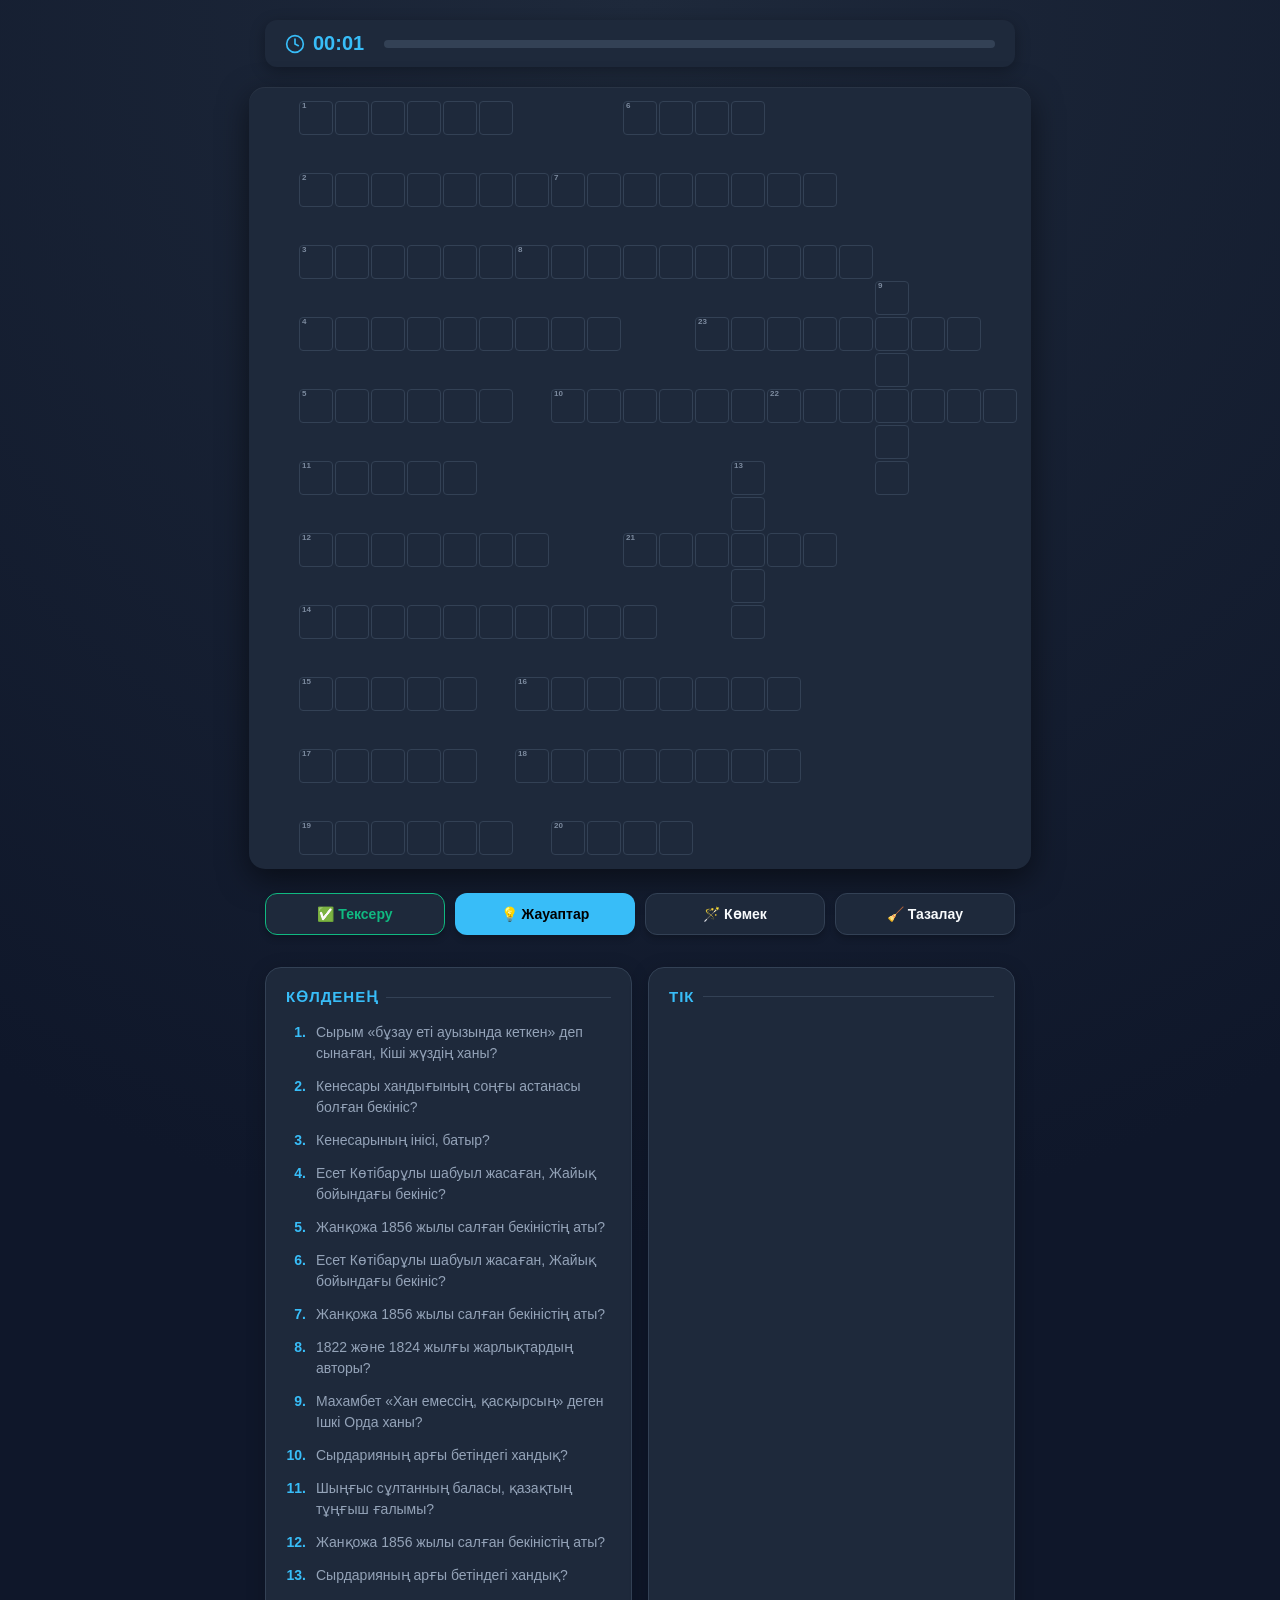
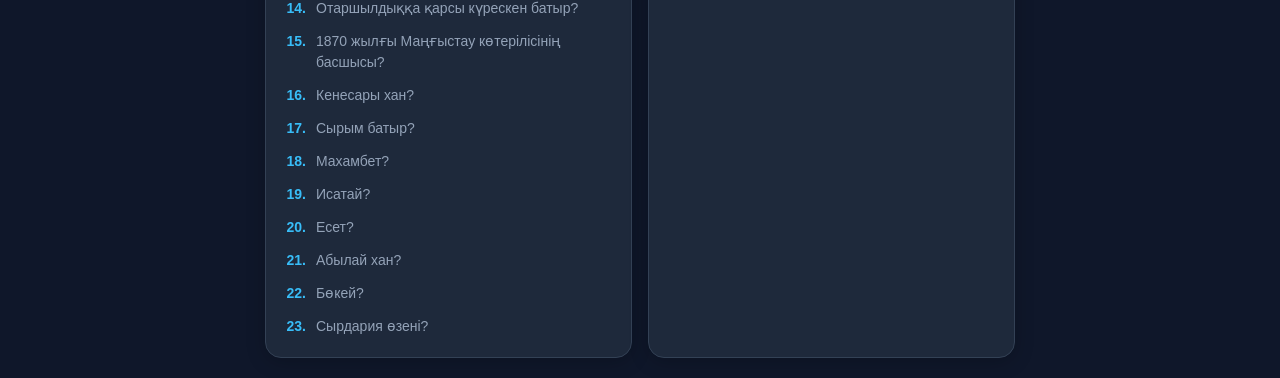
<file: index.html>
<!doctype html>
<html lang="kk">
<head>
<meta charset="utf-8">
<meta name="viewport" content="width=device-width, initial-scale=1, viewport-fit=cover">
<title>Қазақ көтерілістері — Кроссворд</title>
<style>
  :root {
    --bg: #0f172a; --surface: #1e293b; --surface-hover: #334155;
    --fg: #f8fafc; --fg-muted: #94a3b8; --line: #334155;
    --cell: #1e293b; --accent: #38bdf8; --accent-glow: rgba(56, 189, 248, 0.4);
    --success: #10b981; --error: #f43f5e;
  }
  * { box-sizing: border-box; -webkit-tap-highlight-color: transparent; user-select: none; }
  body {
    background-color: var(--bg);
    background-image: radial-gradient(circle at 50% 0%, #1e293b 0%, var(--bg) 60%);
    color: var(--fg); font-family: 'Segoe UI', Roboto, Helvetica, Arial, sans-serif;
    margin: 0; padding: 20px 16px; display: flex; flex-direction: column;
    align-items: center; min-height: 100vh;
  }
  .header {
    width: 100%; max-width: 750px; display: flex; justify-content: space-between;
    align-items: center; margin-bottom: 20px; background: var(--surface);
    padding: 12px 20px; border-radius: 12px; box-shadow: 0 4px 15px rgba(0,0,0,0.3);
  }
  .timer { font-size: 20px; font-weight: 700; font-variant-numeric: tabular-nums; color: var(--accent); display: flex; align-items: center; gap: 8px; }
  .timer svg { width: 20px; height: 20px; stroke: var(--accent); }
  .progress-container { flex: 1; margin-left: 20px; height: 8px; background: var(--line); border-radius: 4px; overflow: hidden; }
  .progress-bar { height: 100%; background: linear-gradient(90deg, var(--accent), var(--success)); width: 0%; transition: width 0.3s ease; }
  
  .table-wrap {
    overflow-x: auto; max-width: 100%; padding: 12px; margin-bottom: 24px;
    background: var(--surface); border-radius: 16px;
    box-shadow: 0 10px 30px rgba(0,0,0,0.5), inset 0 1px 0 rgba(255,255,255,0.05);
    touch-action: pan-x pan-y;
  }
  .table-wrap::-webkit-scrollbar { display: none; }
  
  table { border-collapse: separate; border-spacing: 2px; margin: 0 auto; }
  td { width: 30px; height: 30px; padding: 0; position: relative; background: transparent; }
  @media (min-width: 500px) { td { width: 34px; height: 34px; } }
  
  td.c {
    background: var(--cell); border: 1px solid var(--line);
    border-radius: 4px; transition: all 0.15s ease;
  }
  td.c.active-word { background: #1e3a8a; border-color: #60a5fa; }
  td.c:focus-within { border-color: var(--accent); box-shadow: 0 0 0 3px var(--accent-glow); background: #0f172a; transform: scale(1.05); z-index: 10; }
  td.correct { border-color: var(--success); background: rgba(16, 185, 129, 0.1); }
  td.correct input { color: var(--success); }
  td.incorrect { border-color: var(--error); background: rgba(244, 63, 94, 0.1); }
  td.incorrect input { color: var(--error); }
  
  td input {
    width: 100%; height: 100%; background: transparent; border: none;
    color: #fff; text-align: center; font-size: 15px; font-weight: 700;
    text-transform: uppercase; outline: none; padding: 0; caret-color: transparent;
  }
  td i {
    position: absolute; top: 0px; left: 2px; font-size: 8px; font-style: normal;
    color: var(--fg-muted); font-weight: 800; pointer-events: none; opacity: 0.8; line-height: 1;
  }
  
  .toolbar {
    display: grid; grid-template-columns: repeat(2, 1fr); gap: 10px;
    width: 100%; max-width: 750px; margin-bottom: 32px;
  }
  @media (min-width: 600px) { .toolbar { grid-template-columns: repeat(4, 1fr); } }
  button {
    background: var(--surface); border: 1px solid var(--line); color: var(--fg);
    padding: 12px 16px; border-radius: 12px; cursor: pointer; font-size: 14px;
    font-family: inherit; font-weight: 600; transition: all 0.2s ease;
    display: flex; align-items: center; justify-content: center; gap: 6px;
    box-shadow: 0 4px 6px rgba(0,0,0,0.2);
  }
  button:hover { background: var(--surface-hover); border-color: var(--accent); color: var(--accent); }
  button.primary { background: var(--accent); color: #000; border: none; }
  button.primary:hover { background: #7dd3fc; color: #000; }
  button.check { border-color: var(--success); color: var(--success); }
  button.check:hover { background: rgba(16, 185, 129, 0.1); border-color: var(--success); color: var(--success); }
  
  .modal {
    display: none; position: fixed; top: 0; left: 0; width: 100%; height: 100%;
    background: rgba(0,0,0,0.8); backdrop-filter: blur(5px); z-index: 100;
    justify-content: center; align-items: center; opacity: 0; transition: opacity 0.3s ease;
  }
  .modal.show { display: flex; opacity: 1; }
  .modal-content {
    background: var(--surface); padding: 40px 30px; border-radius: 20px; text-align: center;
    box-shadow: 0 20px 50px rgba(0,0,0,0.5), 0 0 0 1px var(--accent);
    animation: popIn 0.4s cubic-bezier(0.175, 0.885, 0.32, 1.275);
    max-width: 90%; width: 400px;
  }
  @keyframes popIn { 0% { transform: scale(0.8); opacity: 0; } 100% { transform: scale(1); opacity: 1; } }
  .modal-content h2 { color: var(--success); margin: 0 0 10px 0; font-size: 28px; }
  .modal-content p { color: var(--fg-muted); font-size: 16px; margin: 0 0 20px 0; }
  .modal-content .time-final { font-size: 36px; font-weight: bold; color: var(--accent); margin-bottom: 24px; }
  
  .clues { width: 100%; max-width: 750px; display: grid; grid-template-columns: 1fr; gap: 16px; }
  @media (min-width: 768px) { .clues { grid-template-columns: 1fr 1fr; } }
  .clue-group { background: var(--surface); padding: 20px; border-radius: 16px; border: 1px solid var(--line); box-shadow: 0 4px 20px rgba(0,0,0,0.2); }
  .clue-group h3 { color: var(--accent); font-size: 15px; margin: 0 0 16px 0; font-weight: 800; text-transform: uppercase; letter-spacing: 1px; display: flex; align-items: center; gap: 8px; }
  .clue-group h3::after { content: ""; flex: 1; height: 1px; background: var(--line); }
  .clue { font-size: 14px; line-height: 1.5; margin-bottom: 12px; display: flex; gap: 10px; color: var(--fg-muted); }
  .clue:last-child { margin-bottom: 0; }
  .clue b { color: var(--accent); font-weight: 800; min-width: 20px; text-align: right; }

  @media print {
    body { background: #fff; color: #000; padding: 0; }
    .toolbar, .header { display: none; }
    .table-wrap { box-shadow: none; background: none; padding: 0; border: none; }
    td.c { background: #fff; border-color: #000; }
    td input { color: #000; }
    td i { color: #555; }
    .clue-group { background: none; border: none; box-shadow: none; padding: 0; break-inside: avoid; }
    .clue-group h3 { color: #000; }
    .clue { color: #333; }
    .clue b { color: #000; }
    td.correct, td.incorrect, td.active-word { background: #fff; border-color: #000; }
    td.correct input, td.incorrect input { color: #000; }
  }
</style>
</head>
<body>

<div class="header">
  <div class="timer">
    <svg viewBox="0 0 24 24" fill="none" stroke-width="2" stroke-linecap="round" stroke-linejoin="round"><circle cx="12" cy="12" r="10"></circle><polyline points="12 6 12 12 16 14"></polyline></svg>
    <span id="timeDisplay">00:00</span>
  </div>
  <div class="progress-container"><div class="progress-bar" id="progressBar"></div></div>
</div>

<div class="table-wrap"><div id="grid"></div></div>

<div class="toolbar">
  <button class="check" onclick="checkAnswers()">✅ Тексеру</button>
  <button class="primary" onclick="showAnswers()">💡 Жауаптар</button>
  <button onclick="hint()">🪄 Көмек</button>
  <button onclick="clearAll()">🧹 Тазалау</button>
</div>

<div class="clues">
  <div class="clue-group"><h3>Көлденең</h3><div id="a"></div></div>
  <div class="clue-group"><h3>Тік</h3><div id="d"></div></div>
</div>

<div class="modal" id="winModal">
  <div class="modal-content">
    <h2>🎉 Керемет!</h2>
    <p>Сіз кроссвордты толығымен дұрыс шештіңіз!</p>
    <div class="time-final" id="finalTime">00:00</div>
    <button class="primary" onclick="closeModal()" style="width: 100%;">Жабу</button>
  </div>
</div>

<script>
// Все 23 слова. Сетка плотная.
const D = {
  "R": 21,
  "C": 21,
  "cells": {
    // 1. НҰРАЛЫ
    "0,1":"Н","0,2":"Ұ","0,3":"Р","0,4":"А","0,5":"Л","0,6":"Ы",
    // 2. АҚБҰЛАҚ
    "2,1":"А","2,2":"Қ","2,3":"Б","2,4":"Ұ","2,5":"Л","2,6":"А","2,7":"Қ",
    // 3. АҚМОЛА
    "4,1":"А","4,2":"Қ","4,3":"М","4,4":"О","4,5":"Л","4,6":"А",
    // 4. НАУРЫЗБАЙ
    "6,1":"Н","6,2":"А","6,3":"У","6,4":"Р","6,5":"Ы","6,6":"З","6,7":"Б","6,8":"А","6,9":"Й",
    // 5. ЖАНТАЙ
    "8,1":"Ж","8,2":"А","8,3":"Н","8,4":"Т","8,5":"А","8,6":"Й",
    // 6. ОРСК
    "0,10":"О","0,11":"Р","0,12":"С","0,13":"К",
    // 7. ЖАҢАҚАЛА
    "2,8":"Ж","2,9":"А","2,10":"Ң","2,11":"А","2,12":"Қ","2,13":"А","2,14":"Л","2,15":"А",
    // 8. СПЕРАНСКИЙ
    "4,7":"С","4,8":"П","4,9":"Е","4,10":"Р","4,11":"А","4,12":"Н","4,13":"С","4,14":"К","4,15":"И","4,16":"Й",
    // 9. ЖӘҢГІР
    "5,17":"Ж","6,17":"Ә","7,17":"Ң","8,17":"Г","9,17":"І","10,17":"Р",
    // 10. ЖАҢАЕЛЕК
    "8,8":"Ж","8,9":"А","8,10":"Ң","8,11":"А","8,12":"Е","8,13":"Л","8,14":"Е","8,15":"К",
    // 11. ШОҚАН
    "10,1":"Ш","10,2":"О","10,3":"Қ","10,4":"А","10,5":"Н",
    // 12. ОРЫНБОР
    "12,1":"О","12,2":"Р","12,3":"Ы","12,4":"Н","12,5":"Б","12,6":"О","12,7":"Р",
    // 13. ҚОҚАН
    "10,13":"Қ","11,13":"О","12,13":"Қ","13,13":"А","14,13":"Н",
    // 14. ОТАРШЫЛДЫҚ
    "14,1":"О","14,2":"Т","14,3":"А","14,4":"Р","14,5":"Ш","14,6":"Ы","14,7":"Л","14,8":"Д","14,9":"Ы","14,10":"Қ",
    // 15. ДОСАЙ
    "16,1":"Д","16,2":"О","16,3":"С","16,4":"А","16,5":"Й",
    // 16. КЕНЕСАРЫ
    "16,7":"К","16,8":"Е","16,9":"Н","16,10":"Е","16,11":"С","16,12":"А","16,13":"Р","16,14":"Ы",
    // 17. СЫРЫМ
    "18,1":"С","18,2":"Ы","18,3":"Р","18,4":"Ы","18,5":"М",
    // 18. МАХАМБЕТ
    "18,7":"М","18,8":"А","18,9":"Х","18,10":"А","18,11":"М","18,12":"Б","18,13":"Е","18,14":"Т",
    // 19. ИСАТАЙ
    "20,1":"И","20,2":"С","20,3":"А","20,4":"Т","20,5":"А","20,6":"Й",
    // 20. ЕСЕТ
    "20,8":"Е","20,9":"С","20,10":"Е","20,11":"Т",
    // 21. АБЫЛАЙ
    "12,10":"А","12,11":"Б","12,12":"Ы","12,13":"Л","12,14":"А","12,15":"Й",
    // 22. БӨКЕЙ
    "8,16":"Б","8,17":"Ө","8,18":"К","8,19":"Е","8,20":"Й",
    // 23. СЫРДАРИЯ
    "6,12":"С","6,13":"Ы","6,14":"Р","6,15":"Д","6,16":"А","6,17":"Р","6,18":"И","6,19":"Я"
  },
  "nums": {
    "0,1":1, "2,1":2, "4,1":3, "6,1":4, "8,1":5, "0,10":6, "2,8":7, "4,7":8, 
    "5,17":9, "8,8":10, "10,1":11, "12,1":12, "10,13":13, "14,1":14, "16,1":15, 
    "16,7":16, "18,1":17, "18,7":18, "20,1":19, "20,8":20, "12,10":21, 
    "8,14":22, "6,12":23
  },
  "A": [
    [1, "Сырым «бұзау еті ауызында кеткен» деп сынаған, Кіші жүздің ханы?"],
    [2, "Кенесары хандығының соңғы астанасы болған бекініс?"],
    [3, "Кенесарының інісі, батыр?"],
    [4, "Есет Көтібарұлы шабуыл жасаған, Жайық бойындағы бекініс?"],
    [5, "Жанқожа 1856 жылы салған бекіністің аты?"],
    [6, "Есет Көтібарұлы шабуыл жасаған, Жайық бойындағы бекініс?"],
    [7, "Жанқожа 1856 жылы салған бекіністің аты?"],
    [8, "1822 және 1824 жылғы жарлықтардың авторы?"],
    [9, "Махамбет «Хан емессің, қасқырсың» деген Ішкі Орда ханы?"],
    [10, "Сырдарияның арғы бетіндегі хандық?"],
    [11, "Шыңғыс сұлтанның баласы, қазақтың тұңғыш ғалымы?"],
    [12, "Жанқожа 1856 жылы салған бекіністің аты?"],
    [13, "Сырдарияның арғы бетіндегі хандық?"],
    [14, "Отаршылдыққа қарсы күрескен батыр?"],
    [15, "1870 жылғы Маңғыстау көтерілісінің басшысы?"],
    [16, "Кенесары хан?"],
    [17, "Сырым батыр?"],
    [18, "Махамбет?"],
    [19, "Исатай?"],
    [20, "Есет?"],
    [21, "Абылай хан?"],
    [22, "Бөкей?"],
    [23, "Сырдария өзені?"]
  ],
  "D": []
};

let startTime = Date.now();
let timerInterval;
let isGameWon = false;
let inputs = [];
let gridMap = {};

function init() {
  buildGrid();
  buildClues();
  startTimer();
  calculateProgress();
}

function buildGrid() {
  const g = document.getElementById('grid');
  let t = document.createElement('table');

  for (let r=0; r<D.R; r++) {
    let tr = t.insertRow();
    for (let c=0; c<D.C; c++) {
      let td = tr.insertCell(), k = r+','+c;
      if (D.cells[k]) {
        td.className = 'c';
        td.dataset.r = r; td.dataset.c = c;
        const num = D.nums[k] ? '<i>'+D.nums[k]+'</i>' : '';
        const input = `<input maxlength="1" autocomplete="off" spellcheck="false" data-a="${D.cells[k]}" data-r="${r}" data-c="${c}">`;
        td.innerHTML = num + input;
        gridMap[k] = td;
      }
    }
  }
  g.appendChild(t);
  inputs = [...document.querySelectorAll('input')];
  
  inputs.forEach(inp => {
    const r = parseInt(inp.dataset.r);
    const c = parseInt(inp.dataset.c);
    const td = inp.parentElement;

    inp.addEventListener('focus', () => {
      clearHighlights();
      highlightWord(r, c, 'across');
    });

    inp.addEventListener('input', () => {
      inp.value = inp.value.toUpperCase().slice(-1);
      td.classList.remove('correct', 'incorrect');
      if (inp.value) moveToNextInput(r, c);
      calculateProgress();
      checkWin();
    });

    inp.addEventListener('keydown', (e) => {
      let nextR = r, nextC = c;
      if (e.key === 'ArrowRight') nextC++;
      else if (e.key === 'ArrowLeft') nextC--;
      else if (e.key === 'ArrowDown') nextR++;
      else if (e.key === 'ArrowUp') nextR--;
      else if (e.key === 'Backspace' && !inp.value) {
        e.preventDefault();
        const prev = getPrevInput(r, c);
        if (prev) { prev.focus(); prev.value = ''; prev.parentElement.classList.remove('correct', 'incorrect'); }
        return;
      } else return;

      const nextKey = nextR + ',' + nextC;
      if (gridMap[nextKey]) {
        e.preventDefault();
        gridMap[nextKey].querySelector('input').focus();
      }
    });

    inp.addEventListener('click', () => {
      const hasRight = gridMap[r+','+(c+1)] || gridMap[r+','+(c-1)];
      clearHighlights();
      highlightWord(r, c, hasRight ? 'across' : 'down');
    });
  });
}

function moveToNextInput(r, c) {
  let next = gridMap[r+','+(c+1)];
  if (next && next.querySelector('input').value === '') { next.querySelector('input').focus(); return; }
  next = gridMap[(r+1)+','+c];
  if (next && next.querySelector('input').value === '') { next.querySelector('input').focus(); return; }
  const currentIdx = inputs.indexOf(document.activeElement);
  for (let i = currentIdx + 1; i < inputs.length; i++) {
    if (!inputs[i].value) { inputs[i].focus(); return; }
  }
}

function getPrevInput(r, c) {
  let prev = gridMap[r+','+(c-1)];
  if (prev) return prev.querySelector('input');
  prev = gridMap[(r-1)+','+c];
  if (prev) return prev.querySelector('input');
  return null;
}

function highlightWord(r, c, direction) {
  let curr = gridMap[r+','+c];
  if (!curr) return;

  let startR = r, startC = c;
  if (direction === 'across') {
    while (gridMap[startR+','+(startC-1)]) startC--;
  } else {
    while (gridMap[(startR-1)+','+startC]) startR--;
  }

  let currR = startR, currC = startC;
  while (gridMap[currR+','+currC]) {
    gridMap[currR+','+currC].classList.add('active-word');
    if (direction === 'across') currC++;
    else currR++;
  }
}

function clearHighlights() {
  document.querySelectorAll('.active-word').forEach(el => el.classList.remove('active-word'));
}

function startTimer() {
  timerInterval = setInterval(() => {
    if (isGameWon) return;
    const diff = Math.floor((Date.now() - startTime) / 1000);
    document.getElementById('timeDisplay').innerText = formatTime(diff);
  }, 1000);
}

function formatTime(seconds) {
  const m = Math.floor(seconds / 60).toString().padStart(2, '0');
  const s = (seconds % 60).toString().padStart(2, '0');
  return `${m}:${s}`;
}

function calculateProgress() {
  const total = inputs.length;
  const filled = inputs.filter(i => i.value !== '').length;
  const percent = (filled / total) * 100;
  document.getElementById('progressBar').style.width = percent + '%';
}

function checkAnswers() {
  inputs.forEach(inp => {
    const td = inp.parentElement;
    td.classList.remove('correct', 'incorrect');
    if (!inp.value) return;
    if (inp.value === inp.dataset.a) td.classList.add('correct');
    else td.classList.add('incorrect');
  });
}

function showAnswers() {
  inputs.forEach(inp => {
    inp.value = inp.dataset.a;
    inp.parentElement.classList.remove('correct', 'incorrect');
  });
  calculateProgress();
}

function hint() {
  const wrongInputs = inputs.filter(inp => !inp.value || inp.value !== inp.dataset.a);
  if (wrongInputs.length === 0) { alert("Барлығы дұрыс! 🎉"); return; }
  const randomInp = wrongInputs[Math.floor(Math.random() * wrongInputs.length)];
  randomInp.value = randomInp.dataset.a;
  randomInp.parentElement.classList.add('correct');
  calculateProgress();
  randomInp.focus();
  randomInp.addEventListener('input', () => randomInp.parentElement.classList.remove('correct'), { once: true });
  checkWin();
}

function clearAll() {
  inputs.forEach(inp => {
    inp.value = '';
    inp.parentElement.classList.remove('correct', 'incorrect');
  });
  calculateProgress();
  isGameWon = false;
  startTime = Date.now();
  document.getElementById('timeDisplay').innerText = "00:00";
}

function checkWin() {
  if (isGameWon) return;
  const allFilled = inputs.every(i => i.value === i.dataset.a);
  if (allFilled) {
    isGameWon = true;
    clearInterval(timerInterval);
    const diff = Math.floor((Date.now() - startTime) / 1000);
    document.getElementById('finalTime').innerText = formatTime(diff);
    document.getElementById('winModal').classList.add('show');
  }
}

function closeModal() { document.getElementById('winModal').classList.remove('show'); }

function buildClues() {
  const render = (list, id) => {
    document.getElementById(id).innerHTML = list.map(x => 
      `<div class="clue"><b>${x[0]}.</b><span>${x[1]}</span></div>`
    ).join('');
  };
  render(D.A, 'a');
  render(D.D, 'd');
}

init();
</script>
</body>
</html>
</file>
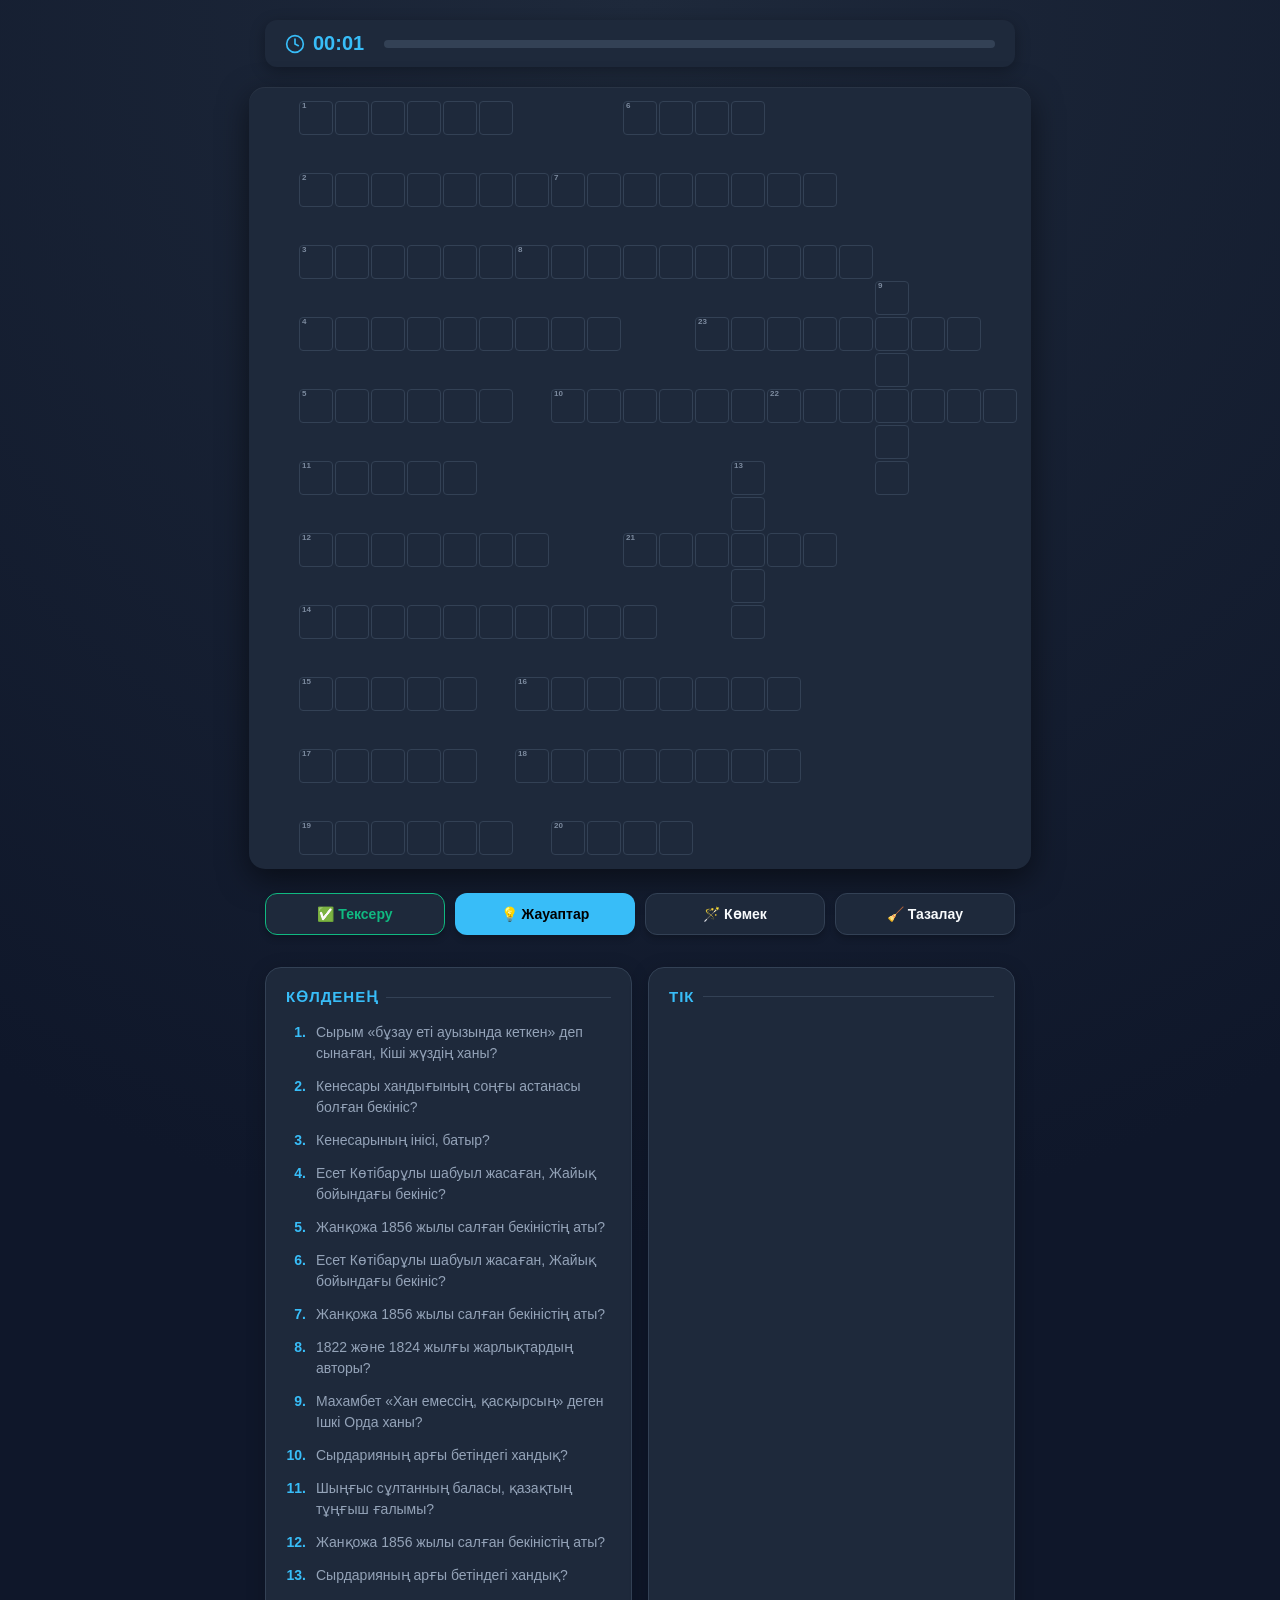
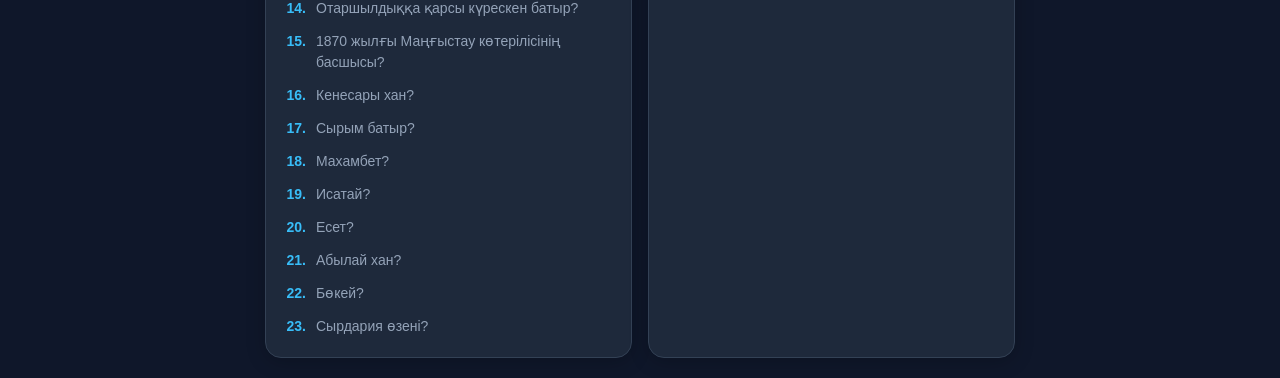
<file: Практика/index.html>
<!doctype html>
<html lang="kk">
<head>
<meta charset="utf-8">
<meta name="viewport" content="width=device-width, initial-scale=1, viewport-fit=cover">
<title>Қазақ көтерілістері — Кроссворд</title>
<style>
  :root {
    --bg: #0f172a; --surface: #1e293b; --surface-hover: #334155;
    --fg: #f8fafc; --fg-muted: #94a3b8; --line: #334155;
    --cell: #1e293b; --accent: #38bdf8; --accent-glow: rgba(56, 189, 248, 0.4);
    --success: #10b981; --error: #f43f5e;
  }
  * { box-sizing: border-box; -webkit-tap-highlight-color: transparent; user-select: none; }
  body {
    background-color: var(--bg);
    background-image: radial-gradient(circle at 50% 0%, #1e293b 0%, var(--bg) 60%);
    color: var(--fg); font-family: 'Segoe UI', Roboto, Helvetica, Arial, sans-serif;
    margin: 0; padding: 20px 16px; display: flex; flex-direction: column;
    align-items: center; min-height: 100vh;
  }
  .header {
    width: 100%; max-width: 750px; display: flex; justify-content: space-between;
    align-items: center; margin-bottom: 20px; background: var(--surface);
    padding: 12px 20px; border-radius: 12px; box-shadow: 0 4px 15px rgba(0,0,0,0.3);
  }
  .timer { font-size: 20px; font-weight: 700; font-variant-numeric: tabular-nums; color: var(--accent); display: flex; align-items: center; gap: 8px; }
  .timer svg { width: 20px; height: 20px; stroke: var(--accent); }
  .progress-container { flex: 1; margin-left: 20px; height: 8px; background: var(--line); border-radius: 4px; overflow: hidden; }
  .progress-bar { height: 100%; background: linear-gradient(90deg, var(--accent), var(--success)); width: 0%; transition: width 0.3s ease; }
  
  .table-wrap {
    overflow-x: auto; max-width: 100%; padding: 12px; margin-bottom: 24px;
    background: var(--surface); border-radius: 16px;
    box-shadow: 0 10px 30px rgba(0,0,0,0.5), inset 0 1px 0 rgba(255,255,255,0.05);
    touch-action: pan-x pan-y;
  }
  .table-wrap::-webkit-scrollbar { display: none; }
  
  table { border-collapse: separate; border-spacing: 2px; margin: 0 auto; }
  td { width: 30px; height: 30px; padding: 0; position: relative; background: transparent; }
  @media (min-width: 500px) { td { width: 34px; height: 34px; } }
  
  td.c {
    background: var(--cell); border: 1px solid var(--line);
    border-radius: 4px; transition: all 0.15s ease;
  }
  td.c.active-word { background: #1e3a8a; border-color: #60a5fa; }
  td.c:focus-within { border-color: var(--accent); box-shadow: 0 0 0 3px var(--accent-glow); background: #0f172a; transform: scale(1.05); z-index: 10; }
  td.correct { border-color: var(--success); background: rgba(16, 185, 129, 0.1); }
  td.correct input { color: var(--success); }
  td.incorrect { border-color: var(--error); background: rgba(244, 63, 94, 0.1); }
  td.incorrect input { color: var(--error); }
  
  td input {
    width: 100%; height: 100%; background: transparent; border: none;
    color: #fff; text-align: center; font-size: 15px; font-weight: 700;
    text-transform: uppercase; outline: none; padding: 0; caret-color: transparent;
  }
  td i {
    position: absolute; top: 0px; left: 2px; font-size: 8px; font-style: normal;
    color: var(--fg-muted); font-weight: 800; pointer-events: none; opacity: 0.8; line-height: 1;
  }
  
  .toolbar {
    display: grid; grid-template-columns: repeat(2, 1fr); gap: 10px;
    width: 100%; max-width: 750px; margin-bottom: 32px;
  }
  @media (min-width: 600px) { .toolbar { grid-template-columns: repeat(4, 1fr); } }
  button {
    background: var(--surface); border: 1px solid var(--line); color: var(--fg);
    padding: 12px 16px; border-radius: 12px; cursor: pointer; font-size: 14px;
    font-family: inherit; font-weight: 600; transition: all 0.2s ease;
    display: flex; align-items: center; justify-content: center; gap: 6px;
    box-shadow: 0 4px 6px rgba(0,0,0,0.2);
  }
  button:hover { background: var(--surface-hover); border-color: var(--accent); color: var(--accent); }
  button.primary { background: var(--accent); color: #000; border: none; }
  button.primary:hover { background: #7dd3fc; color: #000; }
  button.check { border-color: var(--success); color: var(--success); }
  button.check:hover { background: rgba(16, 185, 129, 0.1); border-color: var(--success); color: var(--success); }
  
  .modal {
    display: none; position: fixed; top: 0; left: 0; width: 100%; height: 100%;
    background: rgba(0,0,0,0.8); backdrop-filter: blur(5px); z-index: 100;
    justify-content: center; align-items: center; opacity: 0; transition: opacity 0.3s ease;
  }
  .modal.show { display: flex; opacity: 1; }
  .modal-content {
    background: var(--surface); padding: 40px 30px; border-radius: 20px; text-align: center;
    box-shadow: 0 20px 50px rgba(0,0,0,0.5), 0 0 0 1px var(--accent);
    animation: popIn 0.4s cubic-bezier(0.175, 0.885, 0.32, 1.275);
    max-width: 90%; width: 400px;
  }
  @keyframes popIn { 0% { transform: scale(0.8); opacity: 0; } 100% { transform: scale(1); opacity: 1; } }
  .modal-content h2 { color: var(--success); margin: 0 0 10px 0; font-size: 28px; }
  .modal-content p { color: var(--fg-muted); font-size: 16px; margin: 0 0 20px 0; }
  .modal-content .time-final { font-size: 36px; font-weight: bold; color: var(--accent); margin-bottom: 24px; }
  
  .clues { width: 100%; max-width: 750px; display: grid; grid-template-columns: 1fr; gap: 16px; }
  @media (min-width: 768px) { .clues { grid-template-columns: 1fr 1fr; } }
  .clue-group { background: var(--surface); padding: 20px; border-radius: 16px; border: 1px solid var(--line); box-shadow: 0 4px 20px rgba(0,0,0,0.2); }
  .clue-group h3 { color: var(--accent); font-size: 15px; margin: 0 0 16px 0; font-weight: 800; text-transform: uppercase; letter-spacing: 1px; display: flex; align-items: center; gap: 8px; }
  .clue-group h3::after { content: ""; flex: 1; height: 1px; background: var(--line); }
  .clue { font-size: 14px; line-height: 1.5; margin-bottom: 12px; display: flex; gap: 10px; color: var(--fg-muted); }
  .clue:last-child { margin-bottom: 0; }
  .clue b { color: var(--accent); font-weight: 800; min-width: 20px; text-align: right; }

  @media print {
    body { background: #fff; color: #000; padding: 0; }
    .toolbar, .header { display: none; }
    .table-wrap { box-shadow: none; background: none; padding: 0; border: none; }
    td.c { background: #fff; border-color: #000; }
    td input { color: #000; }
    td i { color: #555; }
    .clue-group { background: none; border: none; box-shadow: none; padding: 0; break-inside: avoid; }
    .clue-group h3 { color: #000; }
    .clue { color: #333; }
    .clue b { color: #000; }
    td.correct, td.incorrect, td.active-word { background: #fff; border-color: #000; }
    td.correct input, td.incorrect input { color: #000; }
  }
</style>
</head>
<body>

<div class="header">
  <div class="timer">
    <svg viewBox="0 0 24 24" fill="none" stroke-width="2" stroke-linecap="round" stroke-linejoin="round"><circle cx="12" cy="12" r="10"></circle><polyline points="12 6 12 12 16 14"></polyline></svg>
    <span id="timeDisplay">00:00</span>
  </div>
  <div class="progress-container"><div class="progress-bar" id="progressBar"></div></div>
</div>

<div class="table-wrap"><div id="grid"></div></div>

<div class="toolbar">
  <button class="check" onclick="checkAnswers()">✅ Тексеру</button>
  <button class="primary" onclick="showAnswers()">💡 Жауаптар</button>
  <button onclick="hint()">🪄 Көмек</button>
  <button onclick="clearAll()">🧹 Тазалау</button>
</div>

<div class="clues">
  <div class="clue-group"><h3>Көлденең</h3><div id="a"></div></div>
  <div class="clue-group"><h3>Тік</h3><div id="d"></div></div>
</div>

<div class="modal" id="winModal">
  <div class="modal-content">
    <h2>🎉 Керемет!</h2>
    <p>Сіз кроссвордты толығымен дұрыс шештіңіз!</p>
    <div class="time-final" id="finalTime">00:00</div>
    <button class="primary" onclick="closeModal()" style="width: 100%;">Жабу</button>
  </div>
</div>

<script>
// Все 23 слова. Сетка плотная.
const D = {
  "R": 21,
  "C": 21,
  "cells": {
    // 1. НҰРАЛЫ
    "0,1":"Н","0,2":"Ұ","0,3":"Р","0,4":"А","0,5":"Л","0,6":"Ы",
    // 2. АҚБҰЛАҚ
    "2,1":"А","2,2":"Қ","2,3":"Б","2,4":"Ұ","2,5":"Л","2,6":"А","2,7":"Қ",
    // 3. АҚМОЛА
    "4,1":"А","4,2":"Қ","4,3":"М","4,4":"О","4,5":"Л","4,6":"А",
    // 4. НАУРЫЗБАЙ
    "6,1":"Н","6,2":"А","6,3":"У","6,4":"Р","6,5":"Ы","6,6":"З","6,7":"Б","6,8":"А","6,9":"Й",
    // 5. ЖАНТАЙ
    "8,1":"Ж","8,2":"А","8,3":"Н","8,4":"Т","8,5":"А","8,6":"Й",
    // 6. ОРСК
    "0,10":"О","0,11":"Р","0,12":"С","0,13":"К",
    // 7. ЖАҢАҚАЛА
    "2,8":"Ж","2,9":"А","2,10":"Ң","2,11":"А","2,12":"Қ","2,13":"А","2,14":"Л","2,15":"А",
    // 8. СПЕРАНСКИЙ
    "4,7":"С","4,8":"П","4,9":"Е","4,10":"Р","4,11":"А","4,12":"Н","4,13":"С","4,14":"К","4,15":"И","4,16":"Й",
    // 9. ЖӘҢГІР
    "5,17":"Ж","6,17":"Ә","7,17":"Ң","8,17":"Г","9,17":"І","10,17":"Р",
    // 10. ЖАҢАЕЛЕК
    "8,8":"Ж","8,9":"А","8,10":"Ң","8,11":"А","8,12":"Е","8,13":"Л","8,14":"Е","8,15":"К",
    // 11. ШОҚАН
    "10,1":"Ш","10,2":"О","10,3":"Қ","10,4":"А","10,5":"Н",
    // 12. ОРЫНБОР
    "12,1":"О","12,2":"Р","12,3":"Ы","12,4":"Н","12,5":"Б","12,6":"О","12,7":"Р",
    // 13. ҚОҚАН
    "10,13":"Қ","11,13":"О","12,13":"Қ","13,13":"А","14,13":"Н",
    // 14. ОТАРШЫЛДЫҚ
    "14,1":"О","14,2":"Т","14,3":"А","14,4":"Р","14,5":"Ш","14,6":"Ы","14,7":"Л","14,8":"Д","14,9":"Ы","14,10":"Қ",
    // 15. ДОСАЙ
    "16,1":"Д","16,2":"О","16,3":"С","16,4":"А","16,5":"Й",
    // 16. КЕНЕСАРЫ
    "16,7":"К","16,8":"Е","16,9":"Н","16,10":"Е","16,11":"С","16,12":"А","16,13":"Р","16,14":"Ы",
    // 17. СЫРЫМ
    "18,1":"С","18,2":"Ы","18,3":"Р","18,4":"Ы","18,5":"М",
    // 18. МАХАМБЕТ
    "18,7":"М","18,8":"А","18,9":"Х","18,10":"А","18,11":"М","18,12":"Б","18,13":"Е","18,14":"Т",
    // 19. ИСАТАЙ
    "20,1":"И","20,2":"С","20,3":"А","20,4":"Т","20,5":"А","20,6":"Й",
    // 20. ЕСЕТ
    "20,8":"Е","20,9":"С","20,10":"Е","20,11":"Т",
    // 21. АБЫЛАЙ
    "12,10":"А","12,11":"Б","12,12":"Ы","12,13":"Л","12,14":"А","12,15":"Й",
    // 22. БӨКЕЙ
    "8,16":"Б","8,17":"Ө","8,18":"К","8,19":"Е","8,20":"Й",
    // 23. СЫРДАРИЯ
    "6,12":"С","6,13":"Ы","6,14":"Р","6,15":"Д","6,16":"А","6,17":"Р","6,18":"И","6,19":"Я"
  },
  "nums": {
    "0,1":1, "2,1":2, "4,1":3, "6,1":4, "8,1":5, "0,10":6, "2,8":7, "4,7":8, 
    "5,17":9, "8,8":10, "10,1":11, "12,1":12, "10,13":13, "14,1":14, "16,1":15, 
    "16,7":16, "18,1":17, "18,7":18, "20,1":19, "20,8":20, "12,10":21, 
    "8,14":22, "6,12":23
  },
  "A": [
    [1, "Сырым «бұзау еті ауызында кеткен» деп сынаған, Кіші жүздің ханы?"],
    [2, "Кенесары хандығының соңғы астанасы болған бекініс?"],
    [3, "Кенесарының інісі, батыр?"],
    [4, "Есет Көтібарұлы шабуыл жасаған, Жайық бойындағы бекініс?"],
    [5, "Жанқожа 1856 жылы салған бекіністің аты?"],
    [6, "Есет Көтібарұлы шабуыл жасаған, Жайық бойындағы бекініс?"],
    [7, "Жанқожа 1856 жылы салған бекіністің аты?"],
    [8, "1822 және 1824 жылғы жарлықтардың авторы?"],
    [9, "Махамбет «Хан емессің, қасқырсың» деген Ішкі Орда ханы?"],
    [10, "Сырдарияның арғы бетіндегі хандық?"],
    [11, "Шыңғыс сұлтанның баласы, қазақтың тұңғыш ғалымы?"],
    [12, "Жанқожа 1856 жылы салған бекіністің аты?"],
    [13, "Сырдарияның арғы бетіндегі хандық?"],
    [14, "Отаршылдыққа қарсы күрескен батыр?"],
    [15, "1870 жылғы Маңғыстау көтерілісінің басшысы?"],
    [16, "Кенесары хан?"],
    [17, "Сырым батыр?"],
    [18, "Махамбет?"],
    [19, "Исатай?"],
    [20, "Есет?"],
    [21, "Абылай хан?"],
    [22, "Бөкей?"],
    [23, "Сырдария өзені?"]
  ],
  "D": []
};

let startTime = Date.now();
let timerInterval;
let isGameWon = false;
let inputs = [];
let gridMap = {};

function init() {
  buildGrid();
  buildClues();
  startTimer();
  calculateProgress();
}

function buildGrid() {
  const g = document.getElementById('grid');
  let t = document.createElement('table');

  for (let r=0; r<D.R; r++) {
    let tr = t.insertRow();
    for (let c=0; c<D.C; c++) {
      let td = tr.insertCell(), k = r+','+c;
      if (D.cells[k]) {
        td.className = 'c';
        td.dataset.r = r; td.dataset.c = c;
        const num = D.nums[k] ? '<i>'+D.nums[k]+'</i>' : '';
        const input = `<input maxlength="1" autocomplete="off" spellcheck="false" data-a="${D.cells[k]}" data-r="${r}" data-c="${c}">`;
        td.innerHTML = num + input;
        gridMap[k] = td;
      }
    }
  }
  g.appendChild(t);
  inputs = [...document.querySelectorAll('input')];
  
  inputs.forEach(inp => {
    const r = parseInt(inp.dataset.r);
    const c = parseInt(inp.dataset.c);
    const td = inp.parentElement;

    inp.addEventListener('focus', () => {
      clearHighlights();
      highlightWord(r, c, 'across');
    });

    inp.addEventListener('input', () => {
      inp.value = inp.value.toUpperCase().slice(-1);
      td.classList.remove('correct', 'incorrect');
      if (inp.value) moveToNextInput(r, c);
      calculateProgress();
      checkWin();
    });

    inp.addEventListener('keydown', (e) => {
      let nextR = r, nextC = c;
      if (e.key === 'ArrowRight') nextC++;
      else if (e.key === 'ArrowLeft') nextC--;
      else if (e.key === 'ArrowDown') nextR++;
      else if (e.key === 'ArrowUp') nextR--;
      else if (e.key === 'Backspace' && !inp.value) {
        e.preventDefault();
        const prev = getPrevInput(r, c);
        if (prev) { prev.focus(); prev.value = ''; prev.parentElement.classList.remove('correct', 'incorrect'); }
        return;
      } else return;

      const nextKey = nextR + ',' + nextC;
      if (gridMap[nextKey]) {
        e.preventDefault();
        gridMap[nextKey].querySelector('input').focus();
      }
    });

    inp.addEventListener('click', () => {
      const hasRight = gridMap[r+','+(c+1)] || gridMap[r+','+(c-1)];
      clearHighlights();
      highlightWord(r, c, hasRight ? 'across' : 'down');
    });
  });
}

function moveToNextInput(r, c) {
  let next = gridMap[r+','+(c+1)];
  if (next && next.querySelector('input').value === '') { next.querySelector('input').focus(); return; }
  next = gridMap[(r+1)+','+c];
  if (next && next.querySelector('input').value === '') { next.querySelector('input').focus(); return; }
  const currentIdx = inputs.indexOf(document.activeElement);
  for (let i = currentIdx + 1; i < inputs.length; i++) {
    if (!inputs[i].value) { inputs[i].focus(); return; }
  }
}

function getPrevInput(r, c) {
  let prev = gridMap[r+','+(c-1)];
  if (prev) return prev.querySelector('input');
  prev = gridMap[(r-1)+','+c];
  if (prev) return prev.querySelector('input');
  return null;
}

function highlightWord(r, c, direction) {
  let curr = gridMap[r+','+c];
  if (!curr) return;

  let startR = r, startC = c;
  if (direction === 'across') {
    while (gridMap[startR+','+(startC-1)]) startC--;
  } else {
    while (gridMap[(startR-1)+','+startC]) startR--;
  }

  let currR = startR, currC = startC;
  while (gridMap[currR+','+currC]) {
    gridMap[currR+','+currC].classList.add('active-word');
    if (direction === 'across') currC++;
    else currR++;
  }
}

function clearHighlights() {
  document.querySelectorAll('.active-word').forEach(el => el.classList.remove('active-word'));
}

function startTimer() {
  timerInterval = setInterval(() => {
    if (isGameWon) return;
    const diff = Math.floor((Date.now() - startTime) / 1000);
    document.getElementById('timeDisplay').innerText = formatTime(diff);
  }, 1000);
}

function formatTime(seconds) {
  const m = Math.floor(seconds / 60).toString().padStart(2, '0');
  const s = (seconds % 60).toString().padStart(2, '0');
  return `${m}:${s}`;
}

function calculateProgress() {
  const total = inputs.length;
  const filled = inputs.filter(i => i.value !== '').length;
  const percent = (filled / total) * 100;
  document.getElementById('progressBar').style.width = percent + '%';
}

function checkAnswers() {
  inputs.forEach(inp => {
    const td = inp.parentElement;
    td.classList.remove('correct', 'incorrect');
    if (!inp.value) return;
    if (inp.value === inp.dataset.a) td.classList.add('correct');
    else td.classList.add('incorrect');
  });
}

function showAnswers() {
  inputs.forEach(inp => {
    inp.value = inp.dataset.a;
    inp.parentElement.classList.remove('correct', 'incorrect');
  });
  calculateProgress();
}

function hint() {
  const wrongInputs = inputs.filter(inp => !inp.value || inp.value !== inp.dataset.a);
  if (wrongInputs.length === 0) { alert("Барлығы дұрыс! 🎉"); return; }
  const randomInp = wrongInputs[Math.floor(Math.random() * wrongInputs.length)];
  randomInp.value = randomInp.dataset.a;
  randomInp.parentElement.classList.add('correct');
  calculateProgress();
  randomInp.focus();
  randomInp.addEventListener('input', () => randomInp.parentElement.classList.remove('correct'), { once: true });
  checkWin();
}

function clearAll() {
  inputs.forEach(inp => {
    inp.value = '';
    inp.parentElement.classList.remove('correct', 'incorrect');
  });
  calculateProgress();
  isGameWon = false;
  startTime = Date.now();
  document.getElementById('timeDisplay').innerText = "00:00";
}

function checkWin() {
  if (isGameWon) return;
  const allFilled = inputs.every(i => i.value === i.dataset.a);
  if (allFilled) {
    isGameWon = true;
    clearInterval(timerInterval);
    const diff = Math.floor((Date.now() - startTime) / 1000);
    document.getElementById('finalTime').innerText = formatTime(diff);
    document.getElementById('winModal').classList.add('show');
  }
}

function closeModal() { document.getElementById('winModal').classList.remove('show'); }

function buildClues() {
  const render = (list, id) => {
    document.getElementById(id).innerHTML = list.map(x => 
      `<div class="clue"><b>${x[0]}.</b><span>${x[1]}</span></div>`
    ).join('');
  };
  render(D.A, 'a');
  render(D.D, 'd');
}

init();
</script>
</body>
</html>
</file>
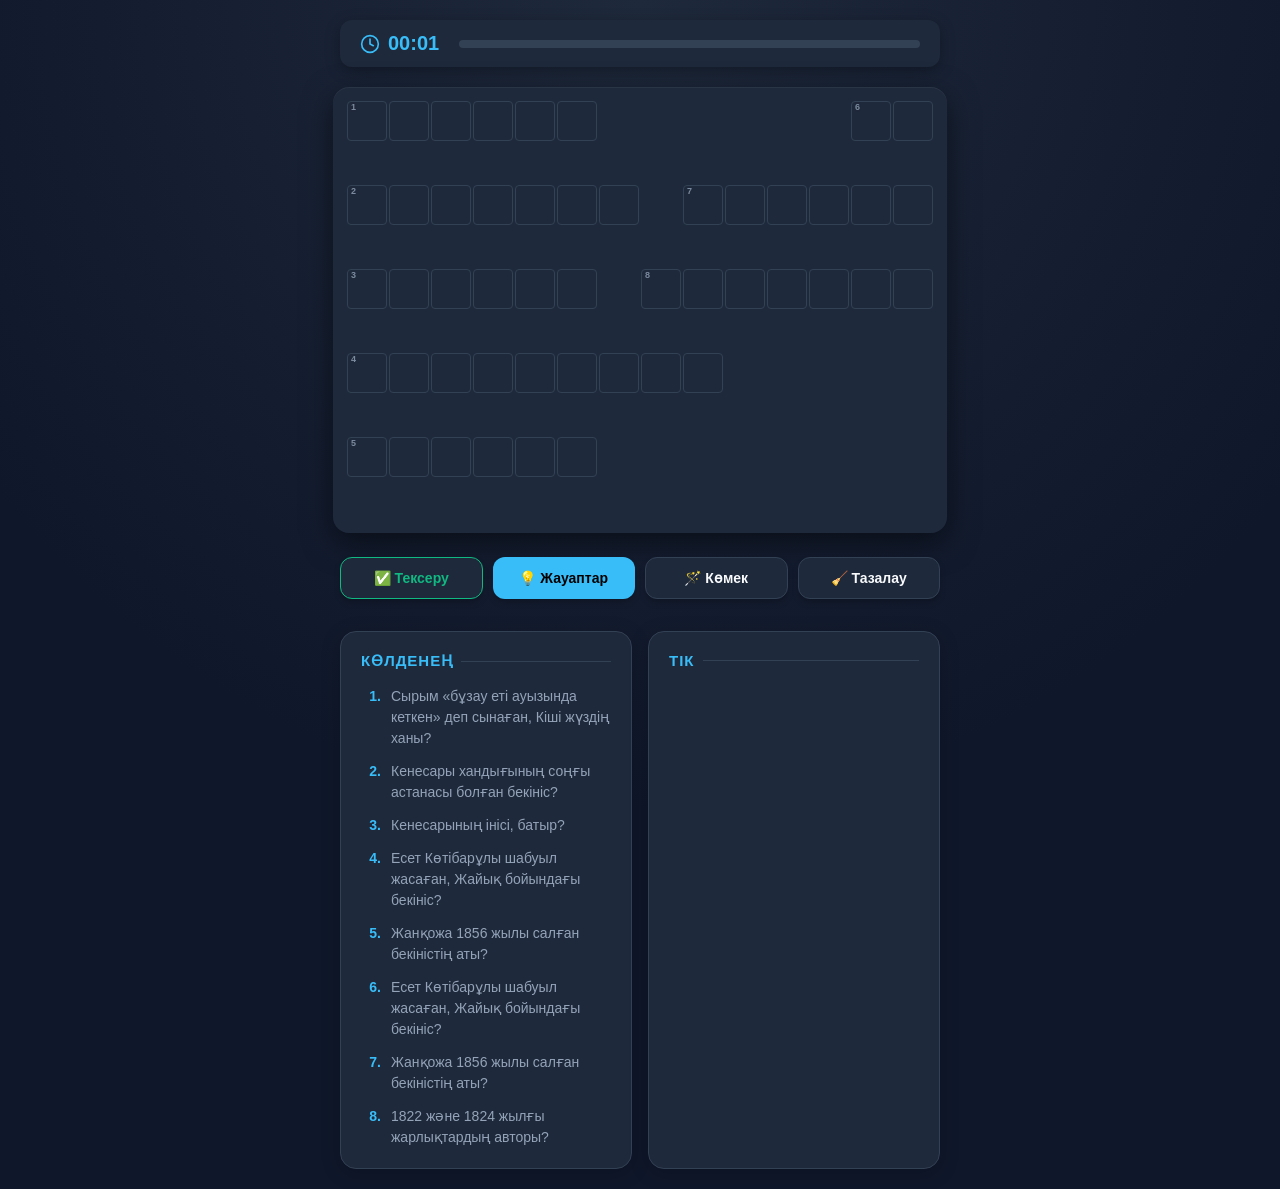
<file: Практика/Практика/index.html>
<!doctype html>
<html lang="kk">
<head>
<meta charset="utf-8">
<meta name="viewport" content="width=device-width, initial-scale=1, viewport-fit=cover">
<title>Қазақ көтерілістері — Кроссворд</title>
<style>
  :root {
    --bg: #0f172a;
    --surface: #1e293b;
    --surface-hover: #334155;
    --fg: #f8fafc;
    --fg-muted: #94a3b8;
    --line: #334155;
    --cell: #1e293b;
    --accent: #38bdf8;
    --accent-glow: rgba(56, 189, 248, 0.4);
    --success: #10b981;
    --error: #f43f5e;
  }
  * { box-sizing: border-box; -webkit-tap-highlight-color: transparent; user-select: none; }
  body {
    background-color: var(--bg);
    background-image: radial-gradient(circle at 50% 0%, #1e293b 0%, var(--bg) 60%);
    color: var(--fg);
    font-family: 'Segoe UI', Roboto, Helvetica, Arial, sans-serif;
    margin: 0;
    padding: 20px 16px;
    display: flex;
    flex-direction: column;
    align-items: center;
    min-height: 100vh;
  }
  .header {
    width: 100%;
    max-width: 600px;
    display: flex;
    justify-content: space-between;
    align-items: center;
    margin-bottom: 20px;
    background: var(--surface);
    padding: 12px 20px;
    border-radius: 12px;
    box-shadow: 0 4px 15px rgba(0,0,0,0.3);
  }
  .timer { font-size: 20px; font-weight: 700; font-variant-numeric: tabular-nums; color: var(--accent); display: flex; align-items: center; gap: 8px; }
  .timer svg { width: 20px; height: 20px; stroke: var(--accent); }
  .progress-container { flex: 1; margin-left: 20px; height: 8px; background: var(--line); border-radius: 4px; overflow: hidden; }
  .progress-bar { height: 100%; background: linear-gradient(90deg, var(--accent), var(--success)); width: 0%; transition: width 0.3s ease; }
  .table-wrap {
    overflow-x: auto;
    max-width: 100%;
    padding: 12px;
    margin-bottom: 24px;
    background: var(--surface);
    border-radius: 16px;
    box-shadow: 0 10px 30px rgba(0,0,0,0.5), inset 0 1px 0 rgba(255,255,255,0.05);
    touch-action: pan-x pan-y;
  }
  .table-wrap::-webkit-scrollbar { display: none; }
  table { border-collapse: separate; border-spacing: 2px; margin: 0 auto; }
  td { width: 36px; height: 36px; padding: 0; position: relative; background: transparent; }
  @media (min-width: 400px) { td { width: 40px; height: 40px; } }
  td.c {
    background: var(--cell);
    border: 1px solid var(--line);
    border-radius: 4px;
    transition: all 0.15s ease;
  }
  td.c.active-word { background: #1e3a8a; border-color: #60a5fa; }
  td.c:focus-within {
    border-color: var(--accent);
    box-shadow: 0 0 0 3px var(--accent-glow);
    background: #0f172a;
    transform: scale(1.05);
    z-index: 10;
  }
  td.correct { border-color: var(--success); background: rgba(16, 185, 129, 0.1); }
  td.correct input { color: var(--success); }
  td.incorrect { border-color: var(--error); background: rgba(244, 63, 94, 0.1); }
  td.incorrect input { color: var(--error); }
  td input {
    width: 100%; height: 100%; background: transparent; border: none;
    color: #fff; text-align: center; font-size: 18px; font-weight: 700;
    text-transform: uppercase; outline: none; padding: 0; caret-color: transparent;
  }
  td i {
    position: absolute; top: 1px; left: 3px; font-size: 9px; font-style: normal;
    color: var(--fg-muted); font-weight: 800; pointer-events: none; opacity: 0.8; line-height: 1;
  }
  .toolbar {
    display: grid; grid-template-columns: repeat(2, 1fr); gap: 10px;
    width: 100%; max-width: 600px; margin-bottom: 32px;
  }
  @media (min-width: 600px) { .toolbar { grid-template-columns: repeat(4, 1fr); } }
  button {
    background: var(--surface); border: 1px solid var(--line); color: var(--fg);
    padding: 12px 16px; border-radius: 12px; cursor: pointer; font-size: 14px;
    font-family: inherit; font-weight: 600; transition: all 0.2s ease;
    display: flex; align-items: center; justify-content: center; gap: 6px;
    box-shadow: 0 4px 6px rgba(0,0,0,0.2);
  }
  button:hover { background: var(--surface-hover); border-color: var(--accent); color: var(--accent); }
  button.primary { background: var(--accent); color: #000; border: none; }
  button.primary:hover { background: #7dd3fc; color: #000; }
  button.check { border-color: var(--success); color: var(--success); }
  button.check:hover { background: rgba(16, 185, 129, 0.1); border-color: var(--success); color: var(--success); }
  .modal {
    display: none; position: fixed; top: 0; left: 0; width: 100%; height: 100%;
    background: rgba(0,0,0,0.8); backdrop-filter: blur(5px); z-index: 100;
    justify-content: center; align-items: center; opacity: 0; transition: opacity 0.3s ease;
  }
  .modal.show { display: flex; opacity: 1; }
  .modal-content {
    background: var(--surface); padding: 40px 30px; border-radius: 20px; text-align: center;
    box-shadow: 0 20px 50px rgba(0,0,0,0.5), 0 0 0 1px var(--accent);
    animation: popIn 0.4s cubic-bezier(0.175, 0.885, 0.32, 1.275);
    max-width: 90%; width: 400px;
  }
  @keyframes popIn { 0% { transform: scale(0.8); opacity: 0; } 100% { transform: scale(1); opacity: 1; } }
  .modal-content h2 { color: var(--success); margin: 0 0 10px 0; font-size: 28px; }
  .modal-content p { color: var(--fg-muted); font-size: 16px; margin: 0 0 20px 0; }
  .modal-content .time-final { font-size: 36px; font-weight: bold; color: var(--accent); margin-bottom: 24px; }
  .clues { width: 100%; max-width: 600px; display: grid; grid-template-columns: 1fr; gap: 16px; }
  @media (min-width: 768px) { .clues { grid-template-columns: 1fr 1fr; } }
  .clue-group { background: var(--surface); padding: 20px; border-radius: 16px; border: 1px solid var(--line); box-shadow: 0 4px 20px rgba(0,0,0,0.2); }
  .clue-group h3 { color: var(--accent); font-size: 15px; margin: 0 0 16px 0; font-weight: 800; text-transform: uppercase; letter-spacing: 1px; display: flex; align-items: center; gap: 8px; }
  .clue-group h3::after { content: ""; flex: 1; height: 1px; background: var(--line); }
  .clue { font-size: 14px; line-height: 1.5; margin-bottom: 12px; display: flex; gap: 10px; color: var(--fg-muted); }
  .clue:last-child { margin-bottom: 0; }
  .clue b { color: var(--accent); font-weight: 800; min-width: 20px; text-align: right; }
  @media print {
    body { background: #fff; color: #000; padding: 0; }
    .toolbar, .header { display: none; }
    .table-wrap { box-shadow: none; background: none; padding: 0; border: none; }
    td.c { background: #fff; border-color: #000; }
    td input { color: #000; }
    td i { color: #555; }
    .clue-group { background: none; border: none; box-shadow: none; padding: 0; break-inside: avoid; }
    .clue-group h3 { color: #000; }
    .clue { color: #333; }
    .clue b { color: #000; }
    td.correct, td.incorrect, td.active-word { background: #fff; border-color: #000; }
    td.correct input, td.incorrect input { color: #000; }
  }
</style>
</head>
<body>

<div class="header">
  <div class="timer">
    <svg viewBox="0 0 24 24" fill="none" stroke-width="2" stroke-linecap="round" stroke-linejoin="round"><circle cx="12" cy="12" r="10"></circle><polyline points="12 6 12 12 16 14"></polyline></svg>
    <span id="timeDisplay">00:00</span>
  </div>
  <div class="progress-container"><div class="progress-bar" id="progressBar"></div></div>
</div>

<div class="table-wrap"><div id="grid"></div></div>

<div class="toolbar">
  <button class="check" onclick="checkAnswers()">✅ Тексеру</button>
  <button class="primary" onclick="showAnswers()">💡 Жауаптар</button>
  <button onclick="hint()">🪄 Көмек</button>
  <button onclick="clearAll()">🧹 Тазалау</button>
</div>

<div class="clues">
  <div class="clue-group"><h3>Көлденең</h3><div id="a"></div></div>
  <div class="clue-group"><h3>Тік</h3><div id="d"></div></div>
</div>

<div class="modal" id="winModal">
  <div class="modal-content">
    <h2>🎉 Керемет!</h2>
    <p>Сіз кроссвордты толығымен дұрыс шештіңіз!</p>
    <div class="time-final" id="finalTime">00:00</div>
    <button class="primary" onclick="closeModal()" style="width: 100%;">Жабу</button>
  </div>
</div>

<script>
// ТОЛЬКО 8 СЛОВ, ПЛОТНАЯ СЕТКА
const D = {
  "R": 10,
  "C": 14,
  "cells": {
    // 1. НҰРАЛЫ (0,0-0,5) - горизонталь
    "0,0":"Н","0,1":"Ұ","0,2":"Р","0,3":"А","0,4":"Л","0,5":"Ы",
    // 2. АҚБҰЛАҚ (2,0-2,6) - горизонталь
    "2,0":"А","2,1":"Қ","2,2":"Б","2,3":"Ұ","2,4":"Л","2,5":"А","2,6":"Қ",
    // 3. АҚМОЛА (4,0-4,5) - горизонталь
    "4,0":"А","4,1":"Қ","4,2":"М","4,3":"О","4,4":"Л","4,5":"А",
    // 4. НАУРЫЗБАЙ (6,0-6,8) - горизонталь
    "6,0":"Н","6,1":"А","6,2":"У","6,3":"Р","6,4":"Ы","6,5":"З","6,6":"Б","6,7":"А","6,8":"Й",
    // 5. ЖАНТАЙ (8,0-8,5) - горизонталь
    "8,0":"Ж","8,1":"А","8,2":"Н","8,3":"Т","8,4":"А","8,5":"Й",
    // 6. ОРСК (0,12-0,15) - горизонталь (справа)
    "0,12":"О","0,13":"Р","0,14":"С","0,15":"К",
    // 7. ЖАҢАҚАЛА (2,8-2,15) - горизонталь (справа)
    "2,8":"Ж","2,9":"А","2,10":"Ң","2,11":"А","2,12":"Қ","2,13":"А","2,14":"Л","2,15":"А",
    // 8. СПЕРАНСКИЙ (4,7-4,16) - горизонталь (справа)
    "4,7":"С","4,8":"П","4,9":"Е","4,10":"Р","4,11":"А","4,12":"Н","4,13":"С","4,14":"К","4,15":"И","4,16":"Й"
  },
  "nums": {
    "0,0":1, "2,0":2, "4,0":3, "6,0":4, "8,0":5, "0,12":6, "2,8":7, "4,7":8
  },
  "A": [
    [1, "Сырым «бұзау еті ауызында кеткен» деп сынаған, Кіші жүздің ханы?"],
    [2, "Кенесары хандығының соңғы астанасы болған бекініс?"],
    [3, "Кенесарының інісі, батыр?"],
    [4, "Есет Көтібарұлы шабуыл жасаған, Жайық бойындағы бекініс?"],
    [5, "Жанқожа 1856 жылы салған бекіністің аты?"],
    [6, "Есет Көтібарұлы шабуыл жасаған, Жайық бойындағы бекініс?"],
    [7, "Жанқожа 1856 жылы салған бекіністің аты?"],
    [8, "1822 және 1824 жылғы жарлықтардың авторы?"]
  ],
  "D": []
};

let startTime = Date.now();
let timerInterval;
let isGameWon = false;
let inputs = [];
let gridMap = {};

function init() {
  buildGrid();
  buildClues();
  startTimer();
  calculateProgress();
}

function buildGrid() {
  const g = document.getElementById('grid');
  let t = document.createElement('table');

  for (let r=0; r<D.R; r++) {
    let tr = t.insertRow();
    for (let c=0; c<D.C; c++) {
      let td = tr.insertCell(), k = r+','+c;
      if (D.cells[k]) {
        td.className = 'c';
        td.dataset.r = r; td.dataset.c = c;
        const num = D.nums[k] ? '<i>'+D.nums[k]+'</i>' : '';
        const input = `<input maxlength="1" autocomplete="off" spellcheck="false" data-a="${D.cells[k]}" data-r="${r}" data-c="${c}">`;
        td.innerHTML = num + input;
        gridMap[k] = td;
      }
    }
  }
  g.appendChild(t);
  inputs = [...document.querySelectorAll('input')];
  
  inputs.forEach(inp => {
    const r = parseInt(inp.dataset.r);
    const c = parseInt(inp.dataset.c);
    const td = inp.parentElement;

    inp.addEventListener('focus', () => {
      clearHighlights();
      highlightWord(r, c, 'across');
    });

    inp.addEventListener('input', () => {
      inp.value = inp.value.toUpperCase().slice(-1);
      td.classList.remove('correct', 'incorrect');
      if (inp.value) moveToNextInput(r, c);
      calculateProgress();
      checkWin();
    });

    inp.addEventListener('keydown', (e) => {
      let nextR = r, nextC = c;
      if (e.key === 'ArrowRight') nextC++;
      else if (e.key === 'ArrowLeft') nextC--;
      else if (e.key === 'ArrowDown') nextR++;
      else if (e.key === 'ArrowUp') nextR--;
      else if (e.key === 'Backspace' && !inp.value) {
        e.preventDefault();
        const prev = getPrevInput(r, c);
        if (prev) { prev.focus(); prev.value = ''; prev.parentElement.classList.remove('correct', 'incorrect'); }
        return;
      } else return;

      const nextKey = nextR + ',' + nextC;
      if (gridMap[nextKey]) {
        e.preventDefault();
        gridMap[nextKey].querySelector('input').focus();
      }
    });

    inp.addEventListener('click', () => {
      const hasRight = gridMap[r+','+(c+1)] || gridMap[r+','+(c-1)];
      clearHighlights();
      highlightWord(r, c, hasRight ? 'across' : 'down');
    });
  });
}

function moveToNextInput(r, c) {
  let next = gridMap[r+','+(c+1)];
  if (next && next.querySelector('input').value === '') { next.querySelector('input').focus(); return; }
  next = gridMap[(r+1)+','+c];
  if (next && next.querySelector('input').value === '') { next.querySelector('input').focus(); return; }
  const currentIdx = inputs.indexOf(document.activeElement);
  for (let i = currentIdx + 1; i < inputs.length; i++) {
    if (!inputs[i].value) { inputs[i].focus(); return; }
  }
}

function getPrevInput(r, c) {
  let prev = gridMap[r+','+(c-1)];
  if (prev) return prev.querySelector('input');
  prev = gridMap[(r-1)+','+c];
  if (prev) return prev.querySelector('input');
  return null;
}

function highlightWord(r, c, direction) {
  let curr = gridMap[r+','+c];
  if (!curr) return;

  let startR = r, startC = c;
  if (direction === 'across') {
    while (gridMap[startR+','+(startC-1)]) startC--;
  } else {
    while (gridMap[(startR-1)+','+startC]) startR--;
  }

  let currR = startR, currC = startC;
  while (gridMap[currR+','+currC]) {
    gridMap[currR+','+currC].classList.add('active-word');
    if (direction === 'across') currC++;
    else currR++;
  }
}

function clearHighlights() {
  document.querySelectorAll('.active-word').forEach(el => el.classList.remove('active-word'));
}

function startTimer() {
  timerInterval = setInterval(() => {
    if (isGameWon) return;
    const diff = Math.floor((Date.now() - startTime) / 1000);
    document.getElementById('timeDisplay').innerText = formatTime(diff);
  }, 1000);
}

function formatTime(seconds) {
  const m = Math.floor(seconds / 60).toString().padStart(2, '0');
  const s = (seconds % 60).toString().padStart(2, '0');
  return `${m}:${s}`;
}

function calculateProgress() {
  const total = inputs.length;
  const filled = inputs.filter(i => i.value !== '').length;
  const percent = (filled / total) * 100;
  document.getElementById('progressBar').style.width = percent + '%';
}

function checkAnswers() {
  inputs.forEach(inp => {
    const td = inp.parentElement;
    td.classList.remove('correct', 'incorrect');
    if (!inp.value) return;
    if (inp.value === inp.dataset.a) td.classList.add('correct');
    else td.classList.add('incorrect');
  });
}

function showAnswers() {
  inputs.forEach(inp => {
    inp.value = inp.dataset.a;
    inp.parentElement.classList.remove('correct', 'incorrect');
  });
  calculateProgress();
}

function hint() {
  const wrongInputs = inputs.filter(inp => !inp.value || inp.value !== inp.dataset.a);
  if (wrongInputs.length === 0) { alert("Барлығы дұрыс! 🎉"); return; }
  const randomInp = wrongInputs[Math.floor(Math.random() * wrongInputs.length)];
  randomInp.value = randomInp.dataset.a;
  randomInp.parentElement.classList.add('correct');
  calculateProgress();
  randomInp.focus();
  randomInp.addEventListener('input', () => randomInp.parentElement.classList.remove('correct'), { once: true });
  checkWin();
}

function clearAll() {
  inputs.forEach(inp => {
    inp.value = '';
    inp.parentElement.classList.remove('correct', 'incorrect');
  });
  calculateProgress();
  isGameWon = false;
  startTime = Date.now();
  document.getElementById('timeDisplay').innerText = "00:00";
}

function checkWin() {
  if (isGameWon) return;
  const allFilled = inputs.every(i => i.value === i.dataset.a);
  if (allFilled) {
    isGameWon = true;
    clearInterval(timerInterval);
    const diff = Math.floor((Date.now() - startTime) / 1000);
    document.getElementById('finalTime').innerText = formatTime(diff);
    document.getElementById('winModal').classList.add('show');
  }
}

function closeModal() { document.getElementById('winModal').classList.remove('show'); }

function buildClues() {
  const render = (list, id) => {
    document.getElementById(id).innerHTML = list.map(x => 
      `<div class="clue"><b>${x[0]}.</b><span>${x[1]}</span></div>`
    ).join('');
  };
  render(D.A, 'a');
  render(D.D, 'd');
}

init();
</script>
</body>
</html>
</file>
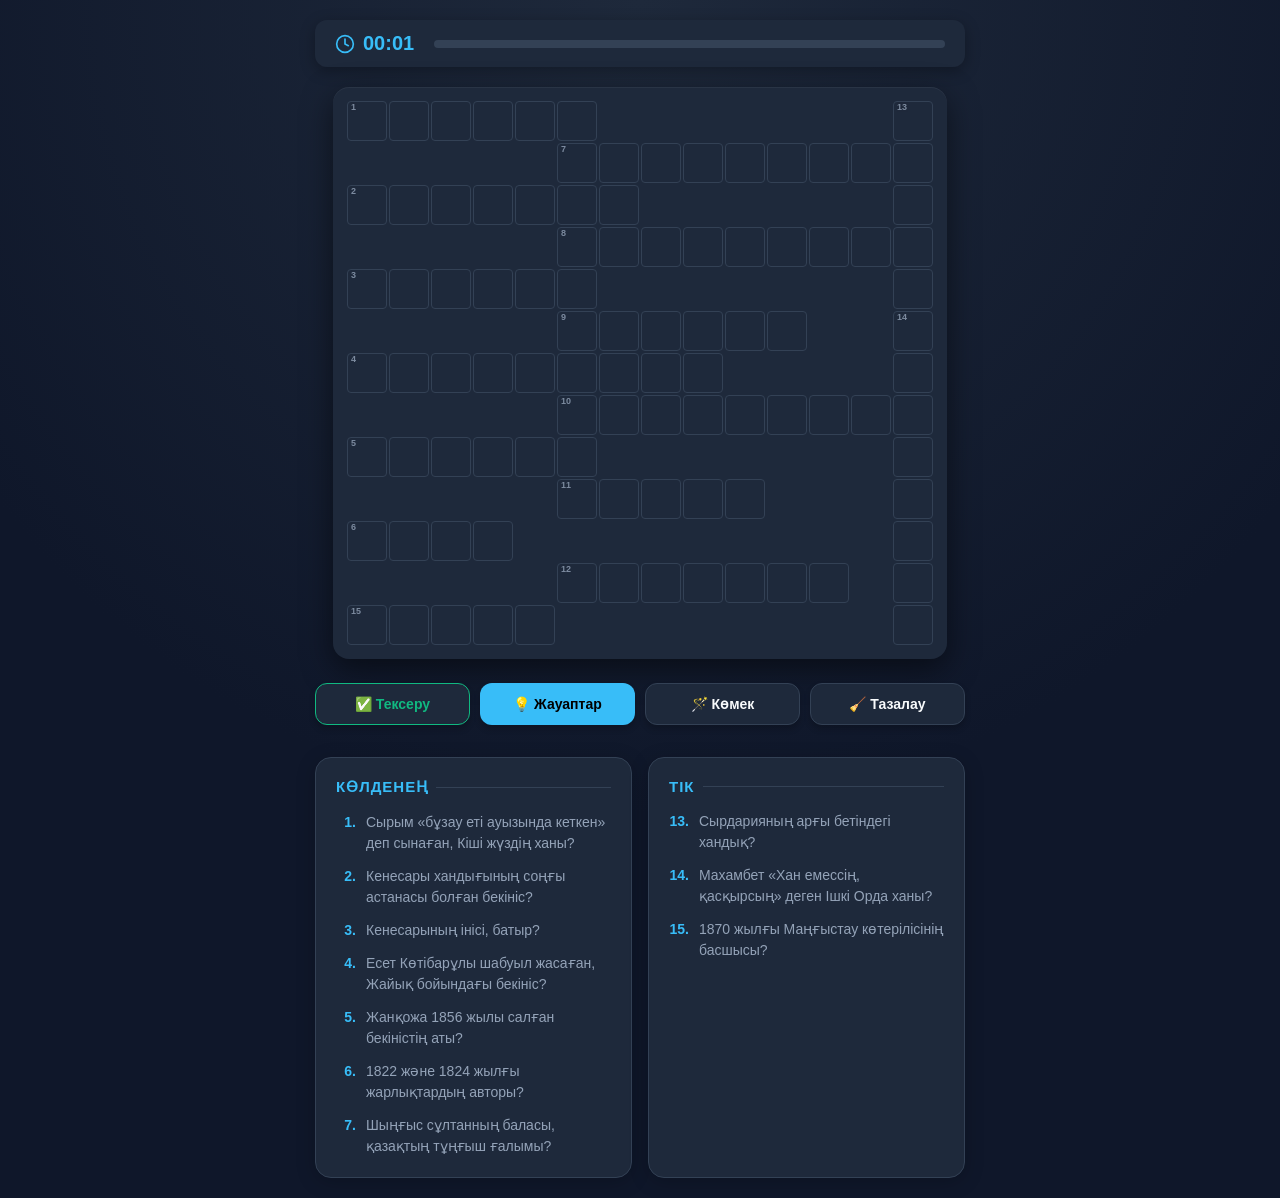
<file: Практика/Практика/Практика/index.html>
<!doctype html>
<html lang="kk">
<head>
<meta charset="utf-8">
<meta name="viewport" content="width=device-width, initial-scale=1, viewport-fit=cover">
<title>Қазақ көтерілістері — Кроссворд</title>
<style>
  :root {
    --bg: #0f172a;
    --surface: #1e293b;
    --surface-hover: #334155;
    --fg: #f8fafc;
    --fg-muted: #94a3b8;
    --line: #334155;
    --cell: #1e293b;
    --accent: #38bdf8;
    --accent-glow: rgba(56, 189, 248, 0.4);
    --success: #10b981;
    --error: #f43f5e;
    --highlight: #3b82f6;
  }

  * { box-sizing: border-box; -webkit-tap-highlight-color: transparent; user-select: none; }

  body {
    background-color: var(--bg);
    background-image: radial-gradient(circle at 50% 0%, #1e293b 0%, var(--bg) 60%);
    color: var(--fg);
    font-family: 'Segoe UI', Roboto, Helvetica, Arial, sans-serif;
    margin: 0;
    padding: 20px 16px;
    display: flex;
    flex-direction: column;
    align-items: center;
    min-height: 100vh;
  }

  .header {
    width: 100%;
    max-width: 650px;
    display: flex;
    justify-content: space-between;
    align-items: center;
    margin-bottom: 20px;
    background: var(--surface);
    padding: 12px 20px;
    border-radius: 12px;
    box-shadow: 0 4px 15px rgba(0,0,0,0.3);
  }

  .timer { font-size: 20px; font-weight: 700; font-variant-numeric: tabular-nums; color: var(--accent); display: flex; align-items: center; gap: 8px; }
  .timer svg { width: 20px; height: 20px; stroke: var(--accent); }

  .progress-container { flex: 1; margin-left: 20px; height: 8px; background: var(--line); border-radius: 4px; overflow: hidden; }
  .progress-bar { height: 100%; background: linear-gradient(90deg, var(--accent), var(--success)); width: 0%; transition: width 0.3s ease; }

  .table-wrap {
    overflow-x: auto;
    max-width: 100%;
    padding: 12px;
    margin-bottom: 24px;
    background: var(--surface);
    border-radius: 16px;
    box-shadow: 0 10px 30px rgba(0,0,0,0.5), inset 0 1px 0 rgba(255,255,255,0.05);
    touch-action: pan-x pan-y;
  }
  .table-wrap::-webkit-scrollbar { display: none; }

  table { border-collapse: separate; border-spacing: 2px; margin: 0 auto; }

  td { width: 36px; height: 36px; padding: 0; position: relative; background: transparent; }
  @media (min-width: 400px) { td { width: 40px; height: 40px; } }

  td.c {
    background: var(--cell);
    border: 1px solid var(--line);
    border-radius: 4px;
    transition: all 0.15s ease;
  }

  td.c.active-word { background: #1e3a8a; border-color: #60a5fa; }
  
  td.c:focus-within {
    border-color: var(--accent);
    box-shadow: 0 0 0 3px var(--accent-glow);
    background: #0f172a;
    transform: scale(1.05);
    z-index: 10;
  }

  td.correct { border-color: var(--success); background: rgba(16, 185, 129, 0.1); }
  td.correct input { color: var(--success); }
  td.incorrect { border-color: var(--error); background: rgba(244, 63, 94, 0.1); }
  td.incorrect input { color: var(--error); }

  td input {
    width: 100%; height: 100%; background: transparent; border: none;
    color: #fff; text-align: center; font-size: 18px; font-weight: 700;
    text-transform: uppercase; outline: none; padding: 0; caret-color: transparent;
  }

  td i {
    position: absolute; top: 1px; left: 3px; font-size: 9px; font-style: normal;
    color: var(--fg-muted); font-weight: 800; pointer-events: none; opacity: 0.8; line-height: 1;
  }

  .toolbar {
    display: grid; grid-template-columns: repeat(2, 1fr); gap: 10px;
    width: 100%; max-width: 650px; margin-bottom: 32px;
  }
  @media (min-width: 600px) { .toolbar { grid-template-columns: repeat(4, 1fr); } }

  button {
    background: var(--surface); border: 1px solid var(--line); color: var(--fg);
    padding: 12px 16px; border-radius: 12px; cursor: pointer; font-size: 14px;
    font-family: inherit; font-weight: 600; transition: all 0.2s ease;
    display: flex; align-items: center; justify-content: center; gap: 6px;
    box-shadow: 0 4px 6px rgba(0,0,0,0.2);
  }
  button:hover { background: var(--surface-hover); border-color: var(--accent); color: var(--accent); }
  button.primary { background: var(--accent); color: #000; border: none; }
  button.primary:hover { background: #7dd3fc; color: #000; }
  button.check { border-color: var(--success); color: var(--success); }
  button.check:hover { background: rgba(16, 185, 129, 0.1); border-color: var(--success); color: var(--success); }

  .modal {
    display: none; position: fixed; top: 0; left: 0; width: 100%; height: 100%;
    background: rgba(0,0,0,0.8); backdrop-filter: blur(5px); z-index: 100;
    justify-content: center; align-items: center; opacity: 0; transition: opacity 0.3s ease;
  }
  .modal.show { display: flex; opacity: 1; }
  .modal-content {
    background: var(--surface); padding: 40px 30px; border-radius: 20px; text-align: center;
    box-shadow: 0 20px 50px rgba(0,0,0,0.5), 0 0 0 1px var(--accent);
    animation: popIn 0.4s cubic-bezier(0.175, 0.885, 0.32, 1.275);
    max-width: 90%; width: 400px;
  }
  @keyframes popIn { 0% { transform: scale(0.8); opacity: 0; } 100% { transform: scale(1); opacity: 1; } }
  .modal-content h2 { color: var(--success); margin: 0 0 10px 0; font-size: 28px; }
  .modal-content p { color: var(--fg-muted); font-size: 16px; margin: 0 0 20px 0; }
  .modal-content .time-final { font-size: 36px; font-weight: bold; color: var(--accent); margin-bottom: 24px; }

  .clues { width: 100%; max-width: 650px; display: grid; grid-template-columns: 1fr; gap: 16px; }
  @media (min-width: 768px) { .clues { grid-template-columns: 1fr 1fr; } }

  .clue-group { background: var(--surface); padding: 20px; border-radius: 16px; border: 1px solid var(--line); box-shadow: 0 4px 20px rgba(0,0,0,0.2); }
  .clue-group h3 { color: var(--accent); font-size: 15px; margin: 0 0 16px 0; font-weight: 800; text-transform: uppercase; letter-spacing: 1px; display: flex; align-items: center; gap: 8px; }
  .clue-group h3::after { content: ""; flex: 1; height: 1px; background: var(--line); }
  .clue { font-size: 14px; line-height: 1.5; margin-bottom: 12px; display: flex; gap: 10px; color: var(--fg-muted); }
  .clue:last-child { margin-bottom: 0; }
  .clue b { color: var(--accent); font-weight: 800; min-width: 20px; text-align: right; }

  @media print {
    body { background: #fff; color: #000; padding: 0; }
    .toolbar, .header { display: none; }
    .table-wrap { box-shadow: none; background: none; padding: 0; border: none; }
    td.c { background: #fff; border-color: #000; }
    td input { color: #000; }
    td i { color: #555; }
    .clue-group { background: none; border: none; box-shadow: none; padding: 0; break-inside: avoid; }
    .clue-group h3 { color: #000; }
    .clue { color: #333; }
    .clue b { color: #000; }
    td.correct, td.incorrect, td.active-word { background: #fff; border-color: #000; }
    td.correct input, td.incorrect input { color: #000; }
  }
</style>
</head>
<body>

<div class="header">
  <div class="timer">
    <svg viewBox="0 0 24 24" fill="none" stroke-width="2" stroke-linecap="round" stroke-linejoin="round"><circle cx="12" cy="12" r="10"></circle><polyline points="12 6 12 12 16 14"></polyline></svg>
    <span id="timeDisplay">00:00</span>
  </div>
  <div class="progress-container"><div class="progress-bar" id="progressBar"></div></div>
</div>

<div class="table-wrap"><div id="grid"></div></div>

<div class="toolbar">
  <button class="check" onclick="checkAnswers()">✅ Тексеру</button>
  <button class="primary" onclick="showAnswers()">💡 Жауаптар</button>
  <button onclick="hint()">🪄 Көмек</button>
  <button onclick="clearAll()">🧹 Тазалау</button>
</div>

<div class="clues">
  <div class="clue-group"><h3>Көлденең</h3><div id="a"></div></div>
  <div class="clue-group"><h3>Тік</h3><div id="d"></div></div>
</div>

<div class="modal" id="winModal">
  <div class="modal-content">
    <h2>🎉 Керемет!</h2>
    <p>Сіз кроссвордты толығымен дұрыс шештіңіз!</p>
    <div class="time-final" id="finalTime">00:00</div>
    <button class="primary" onclick="closeModal()" style="width: 100%;">Жабу</button>
  </div>
</div>

<script>
// ВАШИ СЛОВА (СТРОГО ПО СПИСКУ)
const D = {
  "R": 13,
  "C": 14,
  "cells": {
    // 1. НҰРАЛЫ (0,0-0,5)
    "0,0":"Н","0,1":"Ұ","0,2":"Р","0,3":"А","0,4":"Л","0,5":"Ы",
    // 2. АҚБҰЛАҚ (2,0-2,6)
    "2,0":"А","2,1":"Қ","2,2":"Б","2,3":"Ұ","2,4":"Л","2,5":"А","2,6":"Қ",
    // 3. АҚМОЛА (4,0-4,5)
    "4,0":"А","4,1":"Қ","4,2":"М","4,3":"О","4,4":"Л","4,5":"А",
    // 4. НАУРЫЗБАЙ (6,0-6,8)
    "6,0":"Н","6,1":"А","6,2":"У","6,3":"Р","6,4":"Ы","6,5":"З","6,6":"Б","6,7":"А","6,8":"Й",
    // 5. ЖАНТАЙ (8,0-8,5)
    "8,0":"Ж","8,1":"А","8,2":"Н","8,3":"Т","8,4":"А","8,5":"Й",
    // 6. ОРСК (10,0-10,3)
    "10,0":"О","10,1":"Р","10,2":"С","10,3":"К",
    // 7. ЖАҢАҚАЛА (1,5-1,12)
    "1,5":"Ж","1,6":"А","1,7":"Ң","1,8":"А","1,9":"Қ","1,10":"А","1,11":"Л","1,12":"А",
    // 8. СПЕРАНСКИЙ (3,5-3,13)
    "3,5":"С","3,6":"П","3,7":"Е","3,8":"Р","3,9":"А","3,10":"Н","3,11":"С","3,12":"К","3,13":"И","3,14":"Й",
    // 9. ЖӘҢГІР (5,5-5,10)
    "5,5":"Ж","5,6":"Ә","5,7":"Ң","5,8":"Г","5,9":"І","5,10":"Р",
    // 10. ЖАҢАЕЛЕК (7,5-7,12)
    "7,5":"Ж","7,6":"А","7,7":"Ң","7,8":"А","7,9":"Е","7,10":"Л","7,11":"Е","7,12":"К",
    // 11. ШОҚАН (9,5-9,9)
    "9,5":"Ш","9,6":"О","9,7":"Қ","9,8":"А","9,9":"Н",
    // 12. ОРЫНБОР (11,5-11,11)
    "11,5":"О","11,6":"Р","11,7":"Ы","11,8":"Н","11,9":"Б","11,10":"О","11,11":"Р",
    // 13. ҚОҚАН (0,13-4,13) - вертикально
    "0,13":"Қ","1,13":"О","2,13":"Қ","3,13":"А","4,13":"Н",
    // 14. ОТАРШЫЛДЫҚ (5,13-12,13) - вертикально
    "5,13":"О","6,13":"Т","7,13":"А","8,13":"Р","9,13":"Ш","10,13":"Ы","11,13":"Л","12,13":"Д","13,13":"Ы","14,13":"Қ",
    // 15. ДОСАЙ (12,0-12,4) - горизонтально
    "12,0":"Д","12,1":"О","12,2":"С","12,3":"А","12,4":"Й"
  },
  "nums": {
    "0,0":1, "2,0":2, "4,0":3, "6,0":4, "8,0":5, "10,0":6, "1,5":7, "3,5":8, 
    "5,5":9, "7,5":10, "9,5":11, "11,5":12, "0,13":13, "5,13":14, "12,0":15
  },
  "A": [
    [1, "Сырым «бұзау еті ауызында кеткен» деп сынаған, Кіші жүздің ханы?"],
    [2, "Кенесары хандығының соңғы астанасы болған бекініс?"],
    [3, "Кенесарының інісі, батыр?"],
    [4, "Есет Көтібарұлы шабуыл жасаған, Жайық бойындағы бекініс?"],
    [5, "Жанқожа 1856 жылы салған бекіністің аты?"],
    [6, "1822 және 1824 жылғы жарлықтардың авторы?"],
    [7, "Шыңғыс сұлтанның баласы, қазақтың тұңғыш ғалымы?"]
  ],
  "D": [
    [13, "Сырдарияның арғы бетіндегі хандық?"],
    [14, "Махамбет «Хан емессің, қасқырсың» деген Ішкі Орда ханы?"],
    [15, "1870 жылғы Маңғыстау көтерілісінің басшысы?"]
  ]
};

let startTime = Date.now();
let timerInterval;
let isGameWon = false;
let inputs = [];
let gridMap = {};

function init() {
  buildGrid();
  buildClues();
  startTimer();
  calculateProgress();
}

function buildGrid() {
  const g = document.getElementById('grid');
  let t = document.createElement('table');

  for (let r=0; r<D.R; r++) {
    let tr = t.insertRow();
    for (let c=0; c<D.C; c++) {
      let td = tr.insertCell(), k = r+','+c;
      if (D.cells[k]) {
        td.className = 'c';
        td.dataset.r = r; td.dataset.c = c;
        const num = D.nums[k] ? '<i>'+D.nums[k]+'</i>' : '';
        const input = `<input maxlength="1" autocomplete="off" spellcheck="false" data-a="${D.cells[k]}" data-r="${r}" data-c="${c}">`;
        td.innerHTML = num + input;
        gridMap[k] = td;
      }
    }
  }
  g.appendChild(t);
  inputs = [...document.querySelectorAll('input')];
  
  inputs.forEach(inp => {
    const r = parseInt(inp.dataset.r);
    const c = parseInt(inp.dataset.c);
    const td = inp.parentElement;

    inp.addEventListener('focus', () => {
      clearHighlights();
      highlightWord(r, c, 'across');
    });

    inp.addEventListener('input', () => {
      inp.value = inp.value.toUpperCase().slice(-1);
      td.classList.remove('correct', 'incorrect');
      if (inp.value) moveToNextInput(r, c);
      calculateProgress();
      checkWin();
    });

    inp.addEventListener('keydown', (e) => {
      let nextR = r, nextC = c;
      if (e.key === 'ArrowRight') nextC++;
      else if (e.key === 'ArrowLeft') nextC--;
      else if (e.key === 'ArrowDown') nextR++;
      else if (e.key === 'ArrowUp') nextR--;
      else if (e.key === 'Backspace' && !inp.value) {
        e.preventDefault();
        const prev = getPrevInput(r, c);
        if (prev) { prev.focus(); prev.value = ''; prev.parentElement.classList.remove('correct', 'incorrect'); }
        return;
      } else return;

      const nextKey = nextR + ',' + nextC;
      if (gridMap[nextKey]) {
        e.preventDefault();
        gridMap[nextKey].querySelector('input').focus();
      }
    });

    inp.addEventListener('click', () => {
      const hasRight = gridMap[r+','+(c+1)] || gridMap[r+','+(c-1)];
      clearHighlights();
      highlightWord(r, c, hasRight ? 'across' : 'down');
    });
  });
}

function moveToNextInput(r, c) {
  let next = gridMap[r+','+(c+1)];
  if (next && next.querySelector('input').value === '') { next.querySelector('input').focus(); return; }
  next = gridMap[(r+1)+','+c];
  if (next && next.querySelector('input').value === '') { next.querySelector('input').focus(); return; }
  const currentIdx = inputs.indexOf(document.activeElement);
  for (let i = currentIdx + 1; i < inputs.length; i++) {
    if (!inputs[i].value) { inputs[i].focus(); return; }
  }
}

function getPrevInput(r, c) {
  let prev = gridMap[r+','+(c-1)];
  if (prev) return prev.querySelector('input');
  prev = gridMap[(r-1)+','+c];
  if (prev) return prev.querySelector('input');
  return null;
}

function highlightWord(r, c, direction) {
  let curr = gridMap[r+','+c];
  if (!curr) return;

  let startR = r, startC = c;
  if (direction === 'across') {
    while (gridMap[startR+','+(startC-1)]) startC--;
  } else {
    while (gridMap[(startR-1)+','+startC]) startR--;
  }

  let currR = startR, currC = startC;
  while (gridMap[currR+','+currC]) {
    gridMap[currR+','+currC].classList.add('active-word');
    if (direction === 'across') currC++;
    else currR++;
  }
}

function clearHighlights() {
  document.querySelectorAll('.active-word').forEach(el => el.classList.remove('active-word'));
}

function startTimer() {
  timerInterval = setInterval(() => {
    if (isGameWon) return;
    const diff = Math.floor((Date.now() - startTime) / 1000);
    document.getElementById('timeDisplay').innerText = formatTime(diff);
  }, 1000);
}

function formatTime(seconds) {
  const m = Math.floor(seconds / 60).toString().padStart(2, '0');
  const s = (seconds % 60).toString().padStart(2, '0');
  return `${m}:${s}`;
}

function calculateProgress() {
  const total = inputs.length;
  const filled = inputs.filter(i => i.value !== '').length;
  const percent = (filled / total) * 100;
  document.getElementById('progressBar').style.width = percent + '%';
}

function checkAnswers() {
  inputs.forEach(inp => {
    const td = inp.parentElement;
    td.classList.remove('correct', 'incorrect');
    if (!inp.value) return;
    if (inp.value === inp.dataset.a) td.classList.add('correct');
    else td.classList.add('incorrect');
  });
}

function showAnswers() {
  inputs.forEach(inp => {
    inp.value = inp.dataset.a;
    inp.parentElement.classList.remove('correct', 'incorrect');
  });
  calculateProgress();
}

function hint() {
  const wrongInputs = inputs.filter(inp => !inp.value || inp.value !== inp.dataset.a);
  if (wrongInputs.length === 0) { alert("Барлығы дұрыс! 🎉"); return; }
  const randomInp = wrongInputs[Math.floor(Math.random() * wrongInputs.length)];
  randomInp.value = randomInp.dataset.a;
  randomInp.parentElement.classList.add('correct');
  calculateProgress();
  randomInp.focus();
  randomInp.addEventListener('input', () => randomInp.parentElement.classList.remove('correct'), { once: true });
  checkWin();
}

function clearAll() {
  inputs.forEach(inp => {
    inp.value = '';
    inp.parentElement.classList.remove('correct', 'incorrect');
  });
  calculateProgress();
  isGameWon = false;
  startTime = Date.now();
  document.getElementById('timeDisplay').innerText = "00:00";
}

function checkWin() {
  if (isGameWon) return;
  const allFilled = inputs.every(i => i.value === i.dataset.a);
  if (allFilled) {
    isGameWon = true;
    clearInterval(timerInterval);
    const diff = Math.floor((Date.now() - startTime) / 1000);
    document.getElementById('finalTime').innerText = formatTime(diff);
    document.getElementById('winModal').classList.add('show');
  }
}

function closeModal() { document.getElementById('winModal').classList.remove('show'); }

function buildClues() {
  const render = (list, id) => {
    document.getElementById(id).innerHTML = list.map(x => 
      `<div class="clue"><b>${x[0]}.</b><span>${x[1]}</span></div>`
    ).join('');
  };
  render(D.A, 'a');
  render(D.D, 'd');
}

init();
</script>
</body>
</html>
</file>
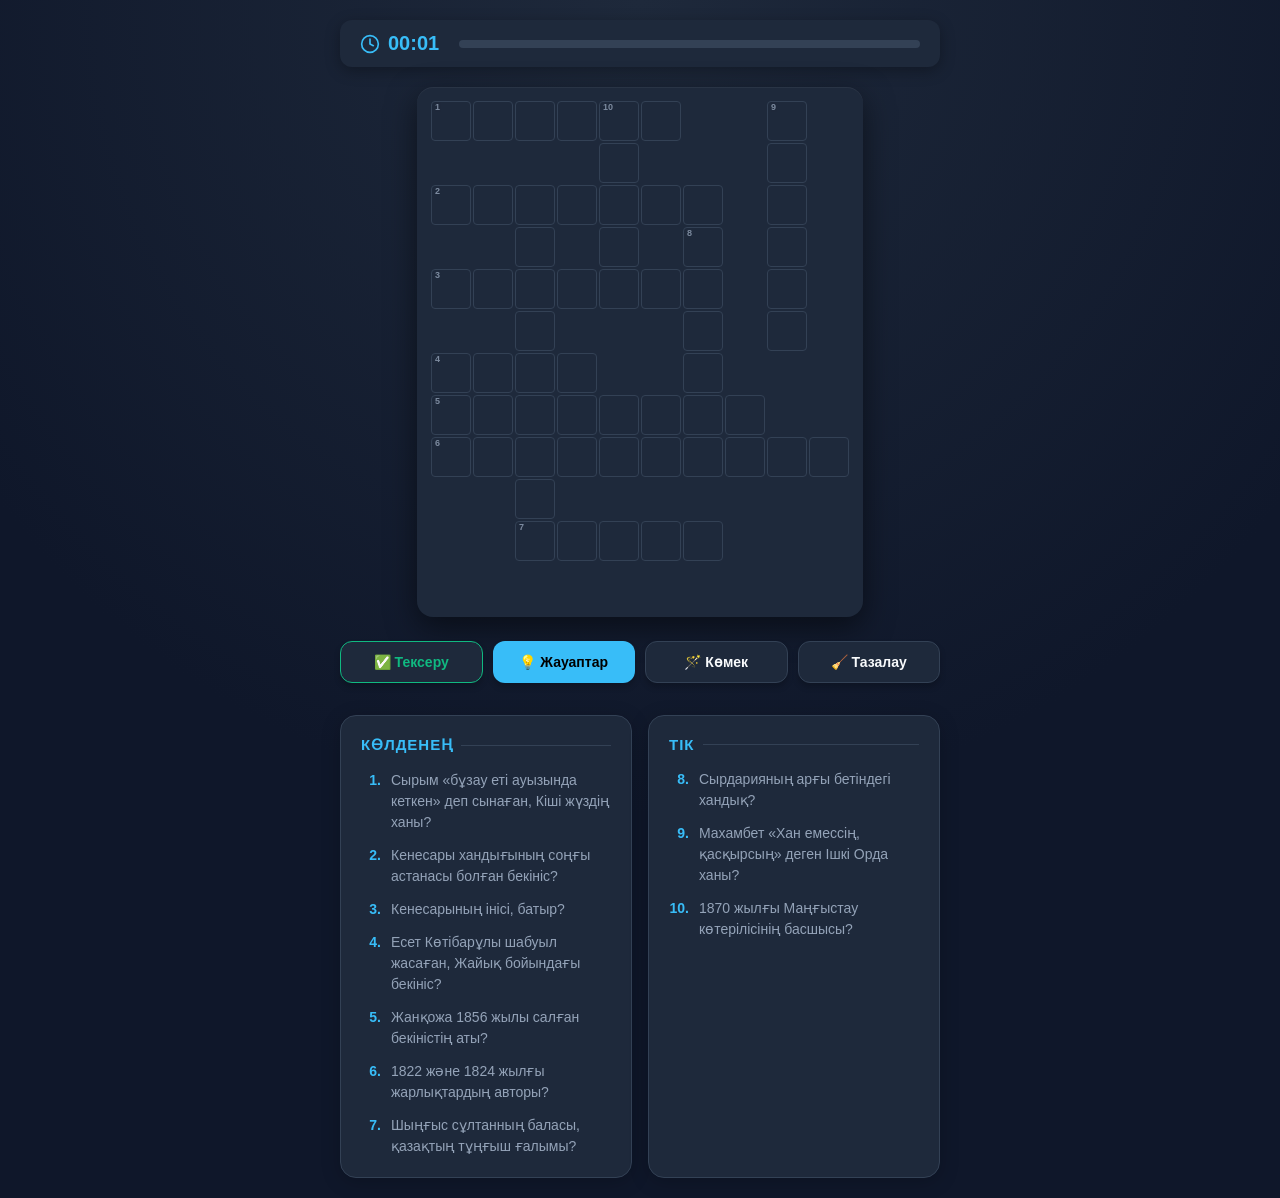
<file: Практика/Практика/Практика/Практика/index.html>
<!doctype html>
<html lang="kk">
<head>
<meta charset="utf-8">
<meta name="viewport" content="width=device-width, initial-scale=1, viewport-fit=cover">
<title>Қазақ көтерілістері — Кроссворд</title>
<style>
  :root {
    --bg: #0f172a;
    --surface: #1e293b;
    --surface-hover: #334155;
    --fg: #f8fafc;
    --fg-muted: #94a3b8;
    --line: #334155;
    --cell: #1e293b;
    --accent: #38bdf8;
    --accent-glow: rgba(56, 189, 248, 0.4);
    --success: #10b981;
    --error: #f43f5e;
    --highlight: #3b82f6; /* Цвет выделенного слова */
  }

  * { box-sizing: border-box; -webkit-tap-highlight-color: transparent; user-select: none; }

  body {
    background-color: var(--bg);
    background-image: radial-gradient(circle at 50% 0%, #1e293b 0%, var(--bg) 60%);
    color: var(--fg);
    font-family: 'Segoe UI', Roboto, Helvetica, Arial, sans-serif;
    margin: 0;
    padding: 20px 16px;
    display: flex;
    flex-direction: column;
    align-items: center;
    min-height: 100vh;
  }

  /* --- Шапка (Таймер и Прогресс) --- */
  .header {
    width: 100%;
    max-width: 600px;
    display: flex;
    justify-content: space-between;
    align-items: center;
    margin-bottom: 20px;
    background: var(--surface);
    padding: 12px 20px;
    border-radius: 12px;
    box-shadow: 0 4px 15px rgba(0,0,0,0.3);
  }

  .timer {
    font-size: 20px;
    font-weight: 700;
    font-variant-numeric: tabular-nums;
    color: var(--accent);
    display: flex;
    align-items: center;
    gap: 8px;
  }
  
  .timer svg { width: 20px; height: 20px; stroke: var(--accent); }

  .progress-container {
    flex: 1;
    margin-left: 20px;
    height: 8px;
    background: var(--line);
    border-radius: 4px;
    overflow: hidden;
  }

  .progress-bar {
    height: 100%;
    background: linear-gradient(90deg, var(--accent), var(--success));
    width: 0%;
    transition: width 0.3s ease;
  }

  /* --- Сетка --- */
  .table-wrap {
    overflow-x: auto;
    max-width: 100%;
    padding: 12px;
    margin-bottom: 24px;
    background: var(--surface);
    border-radius: 16px;
    box-shadow: 0 10px 30px rgba(0,0,0,0.5), inset 0 1px 0 rgba(255,255,255,0.05);
    touch-action: pan-x pan-y; /* Для мобильных */
  }
  .table-wrap::-webkit-scrollbar { display: none; }

  table { border-collapse: separate; border-spacing: 2px; margin: 0 auto; }

  td {
    width: 36px;
    height: 36px;
    padding: 0;
    position: relative;
    background: transparent;
  }

  @media (min-width: 400px) {
    td { width: 40px; height: 40px; }
  }

  td.c {
    background: var(--cell);
    border: 1px solid var(--line);
    border-radius: 4px;
    transition: all 0.15s ease;
  }

  /* Подсветка активного слова */
  td.c.active-word {
    background: #1e3a8a; /* Темно-синий фон для слова */
    border-color: #60a5fa;
  }
  
  /* Подсветка выбранной клетки */
  td.c:focus-within {
    border-color: var(--accent);
    box-shadow: 0 0 0 3px var(--accent-glow);
    background: #0f172a;
    transform: scale(1.05);
    z-index: 10;
  }

  td.correct { border-color: var(--success); background: rgba(16, 185, 129, 0.1); }
  td.correct input { color: var(--success); }
  
  td.incorrect { border-color: var(--error); background: rgba(244, 63, 94, 0.1); }
  td.incorrect input { color: var(--error); }

  td input {
    width: 100%;
    height: 100%;
    background: transparent;
    border: none;
    color: #fff;
    text-align: center;
    font-size: 18px;
    font-weight: 700;
    text-transform: uppercase;
    outline: none;
    padding: 0;
    caret-color: transparent; /* Убираем курсор, фокус виден по рамке */
  }

  td i {
    position: absolute;
    top: 1px;
    left: 3px;
    font-size: 9px;
    font-style: normal;
    color: var(--fg-muted);
    font-weight: 800;
    pointer-events: none;
    opacity: 0.8;
    line-height: 1;
  }

  /* --- Кнопки --- */
  .toolbar {
    display: grid;
    grid-template-columns: repeat(2, 1fr);
    gap: 10px;
    width: 100%;
    max-width: 600px;
    margin-bottom: 32px;
  }

  @media (min-width: 600px) {
    .toolbar { grid-template-columns: repeat(4, 1fr); }
  }

  button {
    background: var(--surface);
    border: 1px solid var(--line);
    color: var(--fg);
    padding: 12px 16px;
    border-radius: 12px;
    cursor: pointer;
    font-size: 14px;
    font-family: inherit;
    font-weight: 600;
    transition: all 0.2s ease;
    display: flex;
    align-items: center;
    justify-content: center;
    gap: 6px;
    box-shadow: 0 4px 6px rgba(0,0,0,0.2);
  }

  button:hover {
    background: var(--surface-hover);
    border-color: var(--accent);
    color: var(--accent);
  }

  button.primary { background: var(--accent); color: #000; border: none; }
  button.primary:hover { background: #7dd3fc; color: #000; }
  
  button.check { border-color: var(--success); color: var(--success); }
  button.check:hover { background: rgba(16, 185, 129, 0.1); border-color: var(--success); color: var(--success); }

  /* --- Модальное окно победы --- */
  .modal {
    display: none;
    position: fixed;
    top: 0; left: 0; width: 100%; height: 100%;
    background: rgba(0,0,0,0.8);
    backdrop-filter: blur(5px);
    z-index: 100;
    justify-content: center;
    align-items: center;
    opacity: 0;
    transition: opacity 0.3s ease;
  }
  .modal.show { display: flex; opacity: 1; }
  
  .modal-content {
    background: var(--surface);
    padding: 40px 30px;
    border-radius: 20px;
    text-align: center;
    box-shadow: 0 20px 50px rgba(0,0,0,0.5), 0 0 0 1px var(--accent);
    animation: popIn 0.4s cubic-bezier(0.175, 0.885, 0.32, 1.275);
    max-width: 90%;
    width: 400px;
  }

  @keyframes popIn {
    0% { transform: scale(0.8); opacity: 0; }
    100% { transform: scale(1); opacity: 1; }
  }

  .modal-content h2 { color: var(--success); margin: 0 0 10px 0; font-size: 28px; }
  .modal-content p { color: var(--fg-muted); font-size: 16px; margin: 0 0 20px 0; }
  .modal-content .time-final { font-size: 36px; font-weight: bold; color: var(--accent); margin-bottom: 24px; }

  /* --- Секция вопросов --- */
  .clues {
    width: 100%;
    max-width: 600px;
    display: grid;
    grid-template-columns: 1fr;
    gap: 16px;
  }

  @media (min-width: 768px) {
    .clues { grid-template-columns: 1fr 1fr; }
  }

  .clue-group {
    background: var(--surface);
    padding: 20px;
    border-radius: 16px;
    border: 1px solid var(--line);
    box-shadow: 0 4px 20px rgba(0,0,0,0.2);
  }

  .clue-group h3 {
    color: var(--accent);
    font-size: 15px;
    margin: 0 0 16px 0;
    font-weight: 800;
    text-transform: uppercase;
    letter-spacing: 1px;
    display: flex;
    align-items: center;
    gap: 8px;
  }
  .clue-group h3::after {
    content: "";
    flex: 1;
    height: 1px;
    background: var(--line);
  }

  .clue {
    font-size: 14px;
    line-height: 1.5;
    margin-bottom: 12px;
    display: flex;
    gap: 10px;
    color: var(--fg-muted);
  }

  .clue:last-child { margin-bottom: 0; }
  .clue b { color: var(--accent); font-weight: 800; min-width: 20px; text-align: right; }

  /* --- Принт --- */
  @media print {
    body { background: #fff; color: #000; padding: 0; }
    .toolbar, .header { display: none; }
    .table-wrap { box-shadow: none; background: none; padding: 0; border: none; }
    td.c { background: #fff; border-color: #000; }
    td input { color: #000; }
    td i { color: #555; }
    .clue-group { background: none; border: none; box-shadow: none; padding: 0; break-inside: avoid; }
    .clue-group h3 { color: #000; }
    .clue { color: #333; }
    .clue b { color: #000; }
    td.correct, td.incorrect, td.active-word { background: #fff; border-color: #000; }
    td.correct input, td.incorrect input { color: #000; }
  }
</style>
</head>
<body>

<!-- Шапка -->
<div class="header">
  <div class="timer">
    <svg viewBox="0 0 24 24" fill="none" stroke-width="2" stroke-linecap="round" stroke-linejoin="round"><circle cx="12" cy="12" r="10"></circle><polyline points="12 6 12 12 16 14"></polyline></svg>
    <span id="timeDisplay">00:00</span>
  </div>
  <div class="progress-container">
    <div class="progress-bar" id="progressBar"></div>
  </div>
</div>

<!-- Сетка -->
<div class="table-wrap">
  <div id="grid"></div>
</div>

<!-- Кнопки -->
<div class="toolbar">
  <button class="check" onclick="checkAnswers()">✅ Тексеру</button>
  <button class="primary" onclick="showAnswers()">💡 Жауаптар</button>
  <button onclick="hint()">🪄 Көмек</button>
  <button onclick="clearAll()">🧹 Тазалау</button>
</div>

<!-- Вопросы -->
<div class="clues">
  <div class="clue-group">
    <h3>Көлденең</h3>
    <div id="a"></div>
  </div>
  <div class="clue-group">
    <h3>Тік</h3>
    <div id="d"></div>
  </div>
</div>

<!-- Модалка победы -->
<div class="modal" id="winModal">
  <div class="modal-content">
    <h2>🎉 Керемет!</h2>
    <p>Сіз кроссвордты толығымен дұрыс шештіңіз!</p>
    <div class="time-final" id="finalTime">00:00</div>
    <button class="primary" onclick="closeModal()" style="width: 100%;">Жабу</button>
  </div>
</div>

<script>
// Данные кроссворда (сетка и вопросы)
const D = {
  "R": 12,
  "C": 10,
  "cells": {
    "0,0":"Н","0,1":"Ұ","0,2":"Р","0,3":"А","0,4":"Л","0,5":"Ы",
    "2,0":"А","2,1":"Қ","2,2":"М","2,3":"О","2,4":"Л","2,5":"А","2,6":"А",
    "4,0":"Ж","4,1":"А","4,2":"Н","4,3":"Т","4,4":"А","4,5":"Й",
    "6,0":"О","6,1":"Р","6,2":"С","6,3":"К",
    "7,0":"Ж","7,1":"А","7,2":"Ң","7,3":"А","7,4":"Қ","7,5":"А","7,6":"Л","7,7":"А",
    "8,0":"С","8,1":"П","8,2":"Е","8,3":"Р","8,4":"Е","8,5":"Н","8,6":"С","8,7":"К","8,8":"И","8,9":"Й",
    "10,2":"Ш","10,3":"О","10,4":"Қ","10,5":"А","10,6":"Н",
    "3,6":"Қ","4,6":"О","5,6":"Қ","6,6":"А","7,6":"Н",
    "0,8":"Ж","1,8":"Ә","2,8":"Ң","3,8":"Г","4,8":"І","5,8":"Р",
    "0,4":"Д","1,4":"О","2,4":"С","3,4":"А","4,4":"Н",
    "2,2":"Б","3,2":"А","4,2":"Й","5,2":"А","6,2":"А","7,2":"А","8,2":"А","9,2":"А"
  },
  "nums": {
    "0,0":1, "2,0":2, "4,0":3, "6,0":4, "7,0":5, "8,0":6, "10,2":7, 
    "3,6":8, "0,8":9, "0,4":10
  },
  "A": [
    [1, "Сырым «бұзау еті ауызында кеткен» деп сынаған, Кіші жүздің ханы?"],
    [2, "Кенесары хандығының соңғы астанасы болған бекініс?"],
    [3, "Кенесарының інісі, батыр?"],
    [4, "Есет Көтібарұлы шабуыл жасаған, Жайық бойындағы бекініс?"],
    [5, "Жанқожа 1856 жылы салған бекіністің аты?"],
    [6, "1822 және 1824 жылғы жарлықтардың авторы?"],
    [7, "Шыңғыс сұлтанның баласы, қазақтың тұңғыш ғалымы?"]
  ],
  "D": [
    [8, "Сырдарияның арғы бетіндегі хандық?"],
    [9, "Махамбет «Хан емессің, қасқырсың» деген Ішкі Орда ханы?"],
    [10, "1870 жылғы Маңғыстау көтерілісінің басшысы?"]
  ]
};

// Переменные состояния
let startTime = Date.now();
let timerInterval;
let isGameWon = false;
let inputs = [];
let gridMap = {}; // Для быстрого поиска клеток по координатам

// Инициализация
function init() {
  buildGrid();
  buildClues();
  startTimer();
  calculateProgress();
}

// Построение сетки
function buildGrid() {
  const g = document.getElementById('grid');
  let t = document.createElement('table');

  for (let r=0; r<D.R; r++) {
    let tr = t.insertRow();
    for (let c=0; c<D.C; c++) {
      let td = tr.insertCell(), k = r+','+c;
      if (D.cells[k]) {
        td.className = 'c';
        td.dataset.r = r;
        td.dataset.c = c;
        
        const num = D.nums[k] ? '<i>'+D.nums[k]+'</i>' : '';
        const input = `<input maxlength="1" autocomplete="off" spellcheck="false" data-a="${D.cells[k]}" data-r="${r}" data-c="${c}">`;
        
        td.innerHTML = num + input;
        gridMap[k] = td;
      }
    }
  }
  g.appendChild(t);

  inputs = [...document.querySelectorAll('input')];
  
  // Навешиваем события на каждую клетку
  inputs.forEach(inp => {
    const r = parseInt(inp.dataset.r);
    const c = parseInt(inp.dataset.c);
    const td = inp.parentElement;
    
    // Фокус: подсветка всего слова
    inp.addEventListener('focus', () => {
      clearHighlights();
      highlightWord(r, c, 'across'); // По умолчанию горизонталь
    });

    // Ввод буквы
    inp.addEventListener('input', (e) => {
      inp.value = inp.value.toUpperCase().slice(-1);
      td.classList.remove('correct', 'incorrect');
      
      if (inp.value) {
        // Переход к следующей клетке в слове (по горизонтали или вертикали)
        moveToNextInput(r, c);
      }
      calculateProgress();
      checkWin();
    });

    // Обработка клавиш
    inp.addEventListener('keydown', (e) => {
      let nextR = r, nextC = c;
      
      if (e.key === 'ArrowRight') nextC++;
      else if (e.key === 'ArrowLeft') nextC--;
      else if (e.key === 'ArrowDown') nextR++;
      else if (e.key === 'ArrowUp') nextR--;
      else if (e.key === 'Backspace' && !inp.value) {
        // Если пусто, удаляем предыдущую
        e.preventDefault();
        const prev = getPrevInput(r, c);
        if (prev) { prev.focus(); prev.value = ''; prev.parentElement.classList.remove('correct', 'incorrect'); }
        return;
      } else return;

      const nextKey = nextR + ',' + nextC;
      if (gridMap[nextKey]) {
        e.preventDefault();
        gridMap[nextKey].querySelector('input').focus();
      }
    });

    // Клик по клетке: определить направление (если пересечение)
    inp.addEventListener('click', () => {
      // Простая логика: если есть слово справа или слева - горизонталь, иначе вертикаль
      const hasRight = gridMap[r+','+(c+1)] || gridMap[r+','+(c-1)];
      clearHighlights();
      highlightWord(r, c, hasRight ? 'across' : 'down');
    });
  });
}

// Вспомогательные функции навигации
function moveToNextInput(r, c) {
  // Пытаемся сдвинуться вправо
  let next = gridMap[r+','+(c+1)];
  if (next && next.querySelector('input').value === '') {
    next.querySelector('input').focus(); return;
  }
  // Если справа пусто/стена, пытаемся вниз
  next = gridMap[(r+1)+','+c];
  if (next && next.querySelector('input').value === '') {
    next.querySelector('input').focus(); return;
  }
  // Иначе ищем любую следующую пустую клетку
  const currentIdx = inputs.indexOf(document.activeElement);
  for (let i = currentIdx + 1; i < inputs.length; i++) {
    if (!inputs[i].value) { inputs[i].focus(); return; }
  }
}

function getPrevInput(r, c) {
  // Логика обратная
  let prev = gridMap[r+','+(c-1)];
  if (prev) return prev.querySelector('input');
  prev = gridMap[(r-1)+','+c];
  if (prev) return prev.querySelector('input');
  return null;
}

// Подсветка слова
function highlightWord(r, c, direction) {
  let curr = gridMap[r+','+c];
  if (!curr) return;

  // Идем влево/вверх до начала слова
  let startR = r, startC = c;
  if (direction === 'across') {
    while (gridMap[startR+','+(startC-1)]) startC--;
  } else {
    while (gridMap[(startR-1)+','+startC]) startR--;
  }

  // Идем вправо/вниз до конца, подсвечивая
  let currR = startR, currC = startC;
  while (gridMap[currR+','+currC]) {
    gridMap[currR+','+currC].classList.add('active-word');
    if (direction === 'across') currC++;
    else currR++;
  }
}

function clearHighlights() {
  document.querySelectorAll('.active-word').forEach(el => el.classList.remove('active-word'));
}

// --- Таймер ---
function startTimer() {
  timerInterval = setInterval(() => {
    if (isGameWon) return;
    const diff = Math.floor((Date.now() - startTime) / 1000);
    document.getElementById('timeDisplay').innerText = formatTime(diff);
  }, 1000);
}

function formatTime(seconds) {
  const m = Math.floor(seconds / 60).toString().padStart(2, '0');
  const s = (seconds % 60).toString().padStart(2, '0');
  return `${m}:${s}`;
}

// --- Прогресс ---
function calculateProgress() {
  const total = inputs.length;
  const filled = inputs.filter(i => i.value !== '').length;
  const percent = (filled / total) * 100;
  document.getElementById('progressBar').style.width = percent + '%';
}

// --- Кнопки ---
function checkAnswers() {
  inputs.forEach(inp => {
    const td = inp.parentElement;
    td.classList.remove('correct', 'incorrect');
    if (!inp.value) return; // Пустые не трогаем
    
    if (inp.value === inp.dataset.a) td.classList.add('correct');
    else td.classList.add('incorrect');
  });
}

function showAnswers() {
  inputs.forEach(inp => {
    inp.value = inp.dataset.a;
    inp.parentElement.classList.remove('correct', 'incorrect');
  });
  calculateProgress();
  // Не вызываем checkWin(), чтобы не триггерить победу при показе ответов
}

function hint() {
  // Находим все пустые или неправильные клетки
  const wrongInputs = inputs.filter(inp => !inp.value || inp.value !== inp.dataset.a);
  if (wrongInputs.length === 0) {
    alert("Барлығы дұрыс! 🎉");
    return;
  }
  // Выбираем случайную
  const randomInp = wrongInputs[Math.floor(Math.random() * wrongInputs.length)];
  randomInp.value = randomInp.dataset.a;
  randomInp.parentElement.classList.add('correct');
  calculateProgress();
  randomInp.focus();
  // Скрываем ошибку при вводе
  randomInp.addEventListener('input', () => randomInp.parentElement.classList.remove('correct'), { once: true });
  checkWin();
}

function clearAll() {
  inputs.forEach(inp => {
    inp.value = '';
    inp.parentElement.classList.remove('correct', 'incorrect');
  });
  calculateProgress();
  isGameWon = false;
  startTime = Date.now();
  document.getElementById('timeDisplay').innerText = "00:00";
}

// --- Победа ---
function checkWin() {
  if (isGameWon) return;
  const allFilled = inputs.every(i => i.value === i.dataset.a);
  if (allFilled) {
    isGameWon = true;
    clearInterval(timerInterval);
    const diff = Math.floor((Date.now() - startTime) / 1000);
    document.getElementById('finalTime').innerText = formatTime(diff);
    document.getElementById('winModal').classList.add('show');
  }
}

function closeModal() {
  document.getElementById('winModal').classList.remove('show');
}

// --- Вопросы ---
function buildClues() {
  const render = (list, id) => {
    document.getElementById(id).innerHTML = list.map(x => 
      `<div class="clue"><b>${x[0]}.</b><span>${x[1]}</span></div>`
    ).join('');
  };
  render(D.A, 'a');
  render(D.D, 'd');
}

// Запуск
init();
</script>
</body>
</html>
</file>
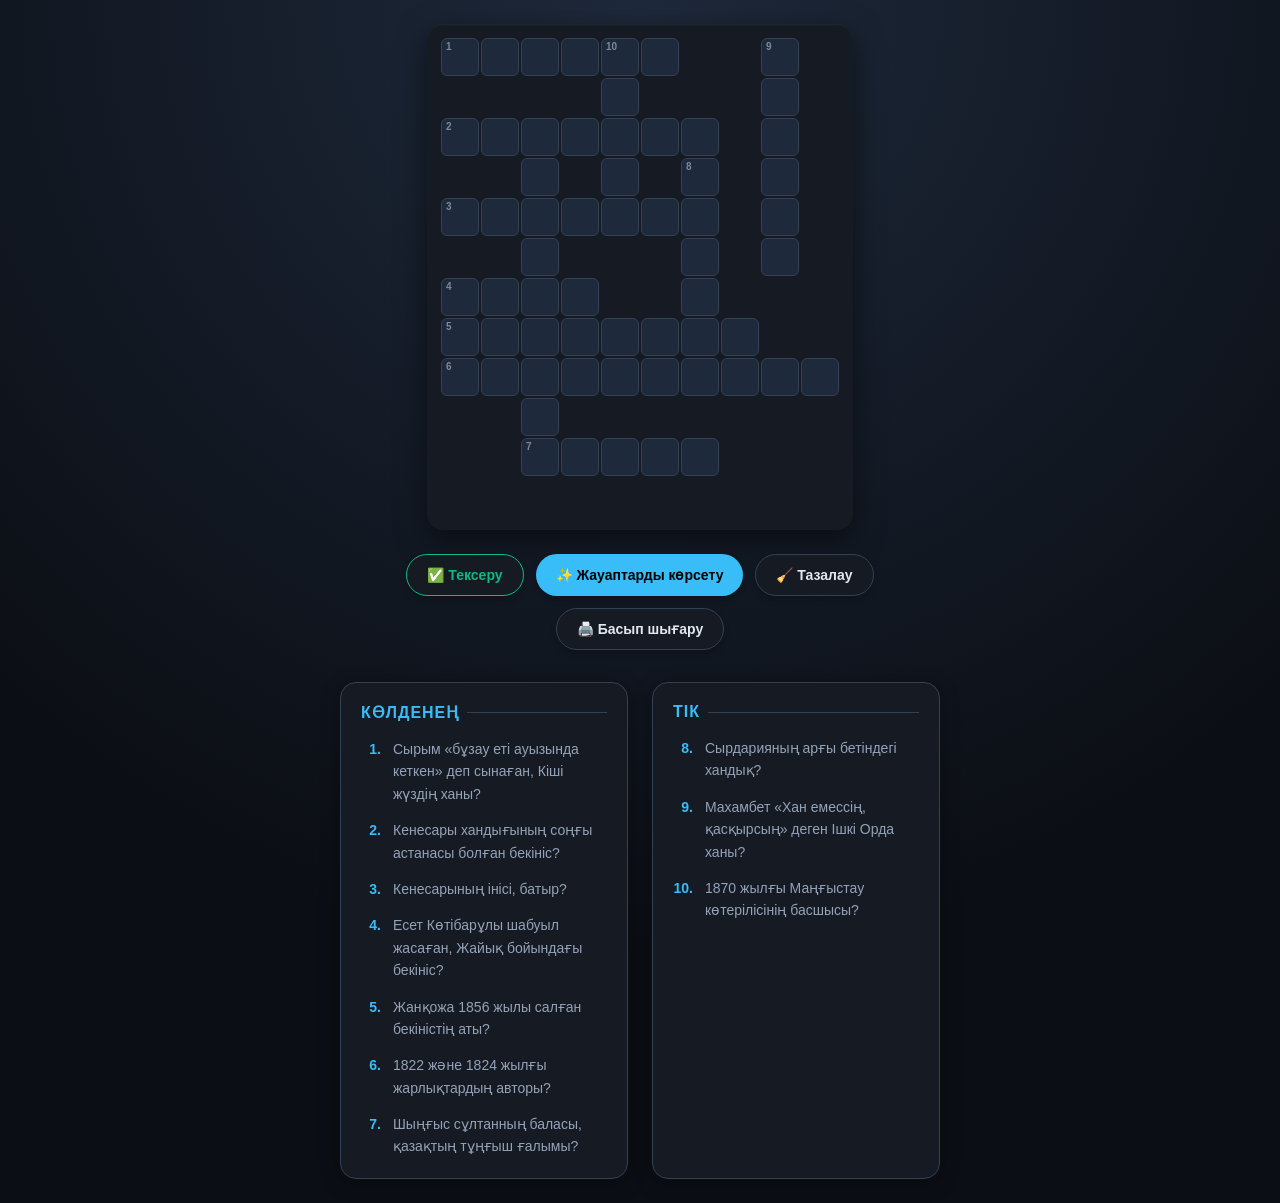
<file: Практика/Практика/Практика/Практика/Практика/index.html>
<!doctype html>
<html lang="kk">
<head>
<meta charset="utf-8">
<meta name="viewport" content="width=device-width, initial-scale=1, viewport-fit=cover">
<title>Қазақ көтерілістері — Кроссворд</title>
<style>
  :root {
    --bg: #0b0e14;
    --surface: #151a23;
    --surface-hover: #1e2532;
    --fg: #e2e8f0;
    --fg-muted: #94a3b8;
    --line: #334155;
    --cell: #1e293b;
    --accent: #38bdf8;
    --accent-glow: rgba(56, 189, 248, 0.3);
    --success: #10b981; /* Зеленый */
    --error: #ef4444;   /* Красный */
  }

  * { box-sizing: border-box; -webkit-tap-highlight-color: transparent; }

  body {
    background-color: var(--bg);
    background-image: radial-gradient(circle at 50% 0%, #1e293b 0%, var(--bg) 70%);
    color: var(--fg);
    font-family: -apple-system, BlinkMacSystemFont, "Segoe UI", Roboto, Helvetica, Arial, sans-serif;
    margin: 0;
    padding: 24px 16px;
    display: flex;
    flex-direction: column;
    align-items: center;
    min-height: 100vh;
  }

  /* --- Сетка --- */
  .table-wrap {
    overflow-x: auto;
    max-width: 100%;
    padding: 12px;
    margin-bottom: 24px;
    scrollbar-width: none; 
    background: var(--surface);
    border-radius: 16px;
    box-shadow: 0 10px 30px rgba(0,0,0,0.5), inset 0 1px 0 rgba(255,255,255,0.05);
  }
  .table-wrap::-webkit-scrollbar { display: none; }

  table { border-collapse: separate; border-spacing: 2px; margin: 0 auto; }

  td {
    width: 38px;
    height: 38px;
    padding: 0;
    position: relative;
    background: transparent;
  }

  td.c {
    background: var(--cell);
    border: 1px solid var(--line);
    border-radius: 6px;
    transition: all 0.2s ease;
  }

  td.c:focus-within {
    border-color: var(--accent);
    box-shadow: 0 0 0 3px var(--accent-glow);
    background: var(--surface-hover);
    transform: scale(1.05);
    z-index: 10;
  }

  /* Подсветка при проверке */
  td.correct { border-color: var(--success); background: rgba(16, 185, 129, 0.1); }
  td.correct input { color: var(--success); }
  
  td.incorrect { border-color: var(--error); background: rgba(239, 68, 68, 0.1); }
  td.incorrect input { color: var(--error); }

  td input {
    width: 100%;
    height: 100%;
    background: transparent;
    border: none;
    color: #fff;
    text-align: center;
    font-size: 18px;
    font-weight: 700;
    text-transform: uppercase;
    outline: none;
    padding: 0;
    caret-color: var(--accent);
  }

  td i {
    position: absolute;
    top: 2px;
    left: 4px;
    font-size: 10px;
    font-style: normal;
    color: var(--fg-muted);
    font-weight: 800;
    pointer-events: none;
    opacity: 0.8;
  }

  /* --- Кнопки --- */
  .toolbar {
    display: flex;
    gap: 12px;
    flex-wrap: wrap;
    justify-content: center;
    width: 100%;
    max-width: 600px;
    margin-bottom: 32px;
  }

  button {
    background: var(--surface);
    border: 1px solid var(--line);
    color: var(--fg);
    padding: 12px 20px;
    border-radius: 50px;
    cursor: pointer;
    font-size: 14px;
    font-family: inherit;
    font-weight: 600;
    transition: all 0.2s ease;
    display: flex;
    align-items: center;
    gap: 8px;
    box-shadow: 0 4px 6px rgba(0,0,0,0.2);
  }

  button:hover {
    background: var(--surface-hover);
    border-color: var(--accent);
    color: var(--accent);
    transform: translateY(-2px);
  }

  button:active { transform: translateY(0); }
  
  button.primary { background: var(--accent); color: #000; border: none; }
  button.primary:hover { background: #7dd3fc; color: #000; }
  
  button.check { border-color: var(--success); color: var(--success); }
  button.check:hover { background: rgba(16, 185, 129, 0.1); border-color: var(--success); color: var(--success); }

  /* --- Секция вопросов --- */
  .clues {
    width: 100%;
    max-width: 600px;
    display: grid;
    grid-template-columns: 1fr;
    gap: 24px;
  }

  @media (min-width: 768px) {
    .clues { grid-template-columns: 1fr 1fr; }
  }

  .clue-group {
    background: var(--surface);
    padding: 20px;
    border-radius: 16px;
    border: 1px solid var(--line);
    box-shadow: 0 4px 20px rgba(0,0,0,0.3);
  }

  .clue-group h3 {
    color: var(--accent);
    font-size: 16px;
    margin: 0 0 16px 0;
    font-weight: 800;
    text-transform: uppercase;
    letter-spacing: 1px;
    display: flex;
    align-items: center;
    gap: 8px;
  }
  .clue-group h3::after {
    content: "";
    flex: 1;
    height: 1px;
    background: var(--line);
  }

  .clue {
    font-size: 14px;
    line-height: 1.6;
    margin-bottom: 14px;
    display: flex;
    gap: 12px;
    color: var(--fg-muted);
  }

  .clue:last-child { margin-bottom: 0; }

  .clue b {
    color: var(--accent);
    font-weight: 800;
    min-width: 20px;
    text-align: right;
  }

  /* --- Принт --- */
  @media print {
    body { background: #fff; color: #000; padding: 0; }
    .toolbar { display: none; }
    .table-wrap { box-shadow: none; background: none; padding: 0; }
    td.c { background: #fff; border-color: #000; }
    td input { color: #000; }
    td i { color: #555; }
    .clue-group { background: none; border: none; box-shadow: none; padding: 0; break-inside: avoid; }
    .clue-group h3 { color: #000; }
    .clue { color: #333; }
    .clue b { color: #000; }
    td.correct, td.incorrect { background: #fff; border-color: #000; }
    td.correct input, td.incorrect input { color: #000; }
  }
</style>
</head>
<body>

<div class="table-wrap">
  <div id="grid"></div>
</div>

<div class="toolbar">
  <button class="check" onclick="check()">✅ Тексеру</button>
  <button class="primary" onclick="rev()">✨ Жауаптарды көрсету</button>
  <button onclick="clr()">🧹 Тазалау</button>
  <button onclick="window.print()">🖨️ Басып шығару</button>
</div>

<div class="clues">
  <div class="clue-group">
    <h3>Көлденең</h3>
    <div id="a"></div>
  </div>
  <div class="clue-group">
    <h3>Тік</h3>
    <div id="d"></div>
  </div>
</div>

<script>
const D = {
  "R": 12,
  "C": 10,
  "cells": {
    "0,0":"Н","0,1":"Ұ","0,2":"Р","0,3":"А","0,4":"Л","0,5":"Ы",
    "2,0":"А","2,1":"Қ","2,2":"М","2,3":"О","2,4":"Л","2,5":"А","2,6":"А",
    "4,0":"Ж","4,1":"А","4,2":"Н","4,3":"Т","4,4":"А","4,5":"Й",
    "6,0":"О","6,1":"Р","6,2":"С","6,3":"К",
    "7,0":"Ж","7,1":"А","7,2":"Ң","7,3":"А","7,4":"Қ","7,5":"А","7,6":"Л","7,7":"А",
    "8,0":"С","8,1":"П","8,2":"Е","8,3":"Р","8,4":"Е","8,5":"Н","8,6":"С","8,7":"К","8,8":"И","8,9":"Й",
    "10,2":"Ш","10,3":"О","10,4":"Қ","10,5":"А","10,6":"Н",
    "3,6":"Қ","4,6":"О","5,6":"Қ","6,6":"А","7,6":"Н",
    "0,8":"Ж","1,8":"Ә","2,8":"Ң","3,8":"Г","4,8":"І","5,8":"Р",
    "0,4":"Д","1,4":"О","2,4":"С","3,4":"А","4,4":"Н",
    "2,2":"Б","3,2":"А","4,2":"Й","5,2":"А","6,2":"А","7,2":"А","8,2":"А","9,2":"А"
  },
  "nums": {
    "0,0":1, "2,0":2, "4,0":3, "6,0":4, "7,0":5, "8,0":6, "10,2":7, 
    "3,6":8, "0,8":9, "0,4":10
  },
  "A": [
    [1, "Сырым «бұзау еті ауызында кеткен» деп сынаған, Кіші жүздің ханы?"],
    [2, "Кенесары хандығының соңғы астанасы болған бекініс?"],
    [3, "Кенесарының інісі, батыр?"],
    [4, "Есет Көтібарұлы шабуыл жасаған, Жайық бойындағы бекініс?"],
    [5, "Жанқожа 1856 жылы салған бекіністің аты?"],
    [6, "1822 және 1824 жылғы жарлықтардың авторы?"],
    [7, "Шыңғыс сұлтанның баласы, қазақтың тұңғыш ғалымы?"]
  ],
  "D": [
    [8, "Сырдарияның арғы бетіндегі хандық?"],
    [9, "Махамбет «Хан емессің, қасқырсың» деген Ішкі Орда ханы?"],
    [10, "1870 жылғы Маңғыстау көтерілісінің басшысы?"]
  ]
};

const g = document.getElementById('grid');
let t = document.createElement('table');

for (let r=0; r<D.R; r++) {
  let tr = t.insertRow();
  for (let c=0; c<D.C; c++) {
    let td = tr.insertCell(), k = r+','+c;
    if (D.cells[k]) {
      td.className = 'c';
      td.innerHTML = (D.nums[k] ? '<i>'+D.nums[k]+'</i>' : '') + '<input maxlength="1" autocomplete="off" spellcheck="false" data-a="'+D.cells[k]+'">';
    }
  }
}
g.appendChild(t);

const I = [...document.querySelectorAll('input')];
I.forEach((inp, idx) => {
  // Сброс цветов при вводе
  inp.addEventListener('input', () => {
    inp.value = inp.value.toUpperCase().slice(-1);
    inp.parentElement.classList.remove('correct', 'incorrect');
    if (inp.value && I[idx+1]) I[idx+1].focus();
  });
  
  inp.addEventListener('keydown', (e) => {
    if (e.key === 'Backspace' && !inp.value && idx > 0) {
        inp.parentElement.classList.remove('correct', 'incorrect');
        I[idx-1].focus();
    }
  });
});

// Кнопка ПРОВЕРКИ
function check() {
  I.forEach(inp => {
    const td = inp.parentElement;
    td.classList.remove('correct', 'incorrect'); // Сброс старых цветов
    
    if (!inp.value) {
       // Если пусто, можно ничего не красить или покрасить в красный
       return; 
    }
    
    if (inp.value === inp.dataset.a) {
      td.classList.add('correct'); // Правильно (зеленый)
    } else {
      td.classList.add('incorrect'); // Неправильно (красный)
    }
  });
}

function rev(){ 
  I.forEach(i => {
    i.value = i.dataset.a;
    i.parentElement.classList.remove('correct', 'incorrect');
  });
}

function clr(){ 
  I.forEach(i => {
    i.value = '';
    i.parentElement.classList.remove('correct', 'incorrect');
  });
}

const f = (l, id) => document.getElementById(id).innerHTML = l.map(x => '<div class="clue"><b>'+x[0]+'.</b><span>'+x[1]+'</span></div>').join('');
f(D.A, 'a'); 
f(D.D, 'd');
</script>
</body>
</html>
</file>
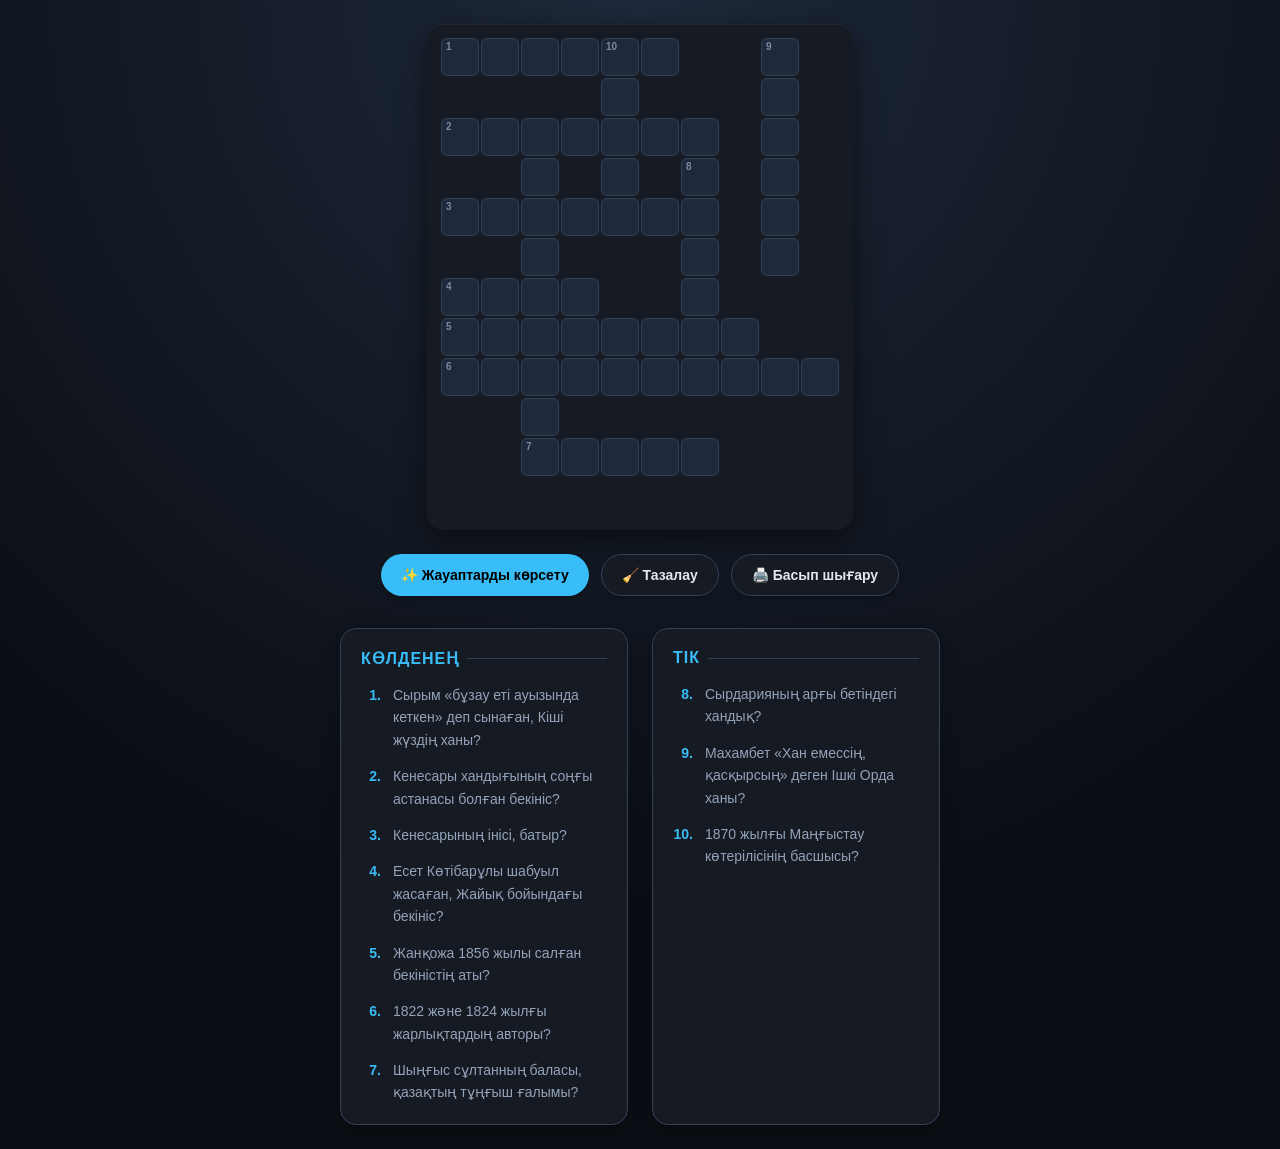
<file: Практика/Практика/Практика/Практика/Практика/Практика/index.html>
<!doctype html>
<html lang="kk">
<head>
<meta charset="utf-8">
<meta name="viewport" content="width=device-width, initial-scale=1, viewport-fit=cover">
<title>Қазақ көтерілістері — Кроссворд</title>
<style>
  :root {
    --bg: #0b0e14;
    --surface: #151a23;
    --surface-hover: #1e2532;
    --fg: #e2e8f0;
    --fg-muted: #94a3b8;
    --line: #334155;
    --cell: #1e293b;
    --accent: #38bdf8;
    --accent-glow: rgba(56, 189, 248, 0.3);
  }

  * { box-sizing: border-box; -webkit-tap-highlight-color: transparent; }

  body {
    background-color: var(--bg);
    background-image: radial-gradient(circle at 50% 0%, #1e293b 0%, var(--bg) 70%);
    color: var(--fg);
    font-family: -apple-system, BlinkMacSystemFont, "Segoe UI", Roboto, Helvetica, Arial, sans-serif;
    margin: 0;
    padding: 24px 16px;
    display: flex;
    flex-direction: column;
    align-items: center;
    min-height: 100vh;
  }

  /* --- Сетка --- */
  .table-wrap {
    overflow-x: auto;
    max-width: 100%;
    padding: 12px;
    margin-bottom: 24px;
    scrollbar-width: none; 
    background: var(--surface);
    border-radius: 16px;
    box-shadow: 0 10px 30px rgba(0,0,0,0.5), inset 0 1px 0 rgba(255,255,255,0.05);
  }
  .table-wrap::-webkit-scrollbar { display: none; }

  table { border-collapse: separate; border-spacing: 2px; margin: 0 auto; }

  td {
    width: 38px;
    height: 38px;
    padding: 0;
    position: relative;
    background: transparent;
  }

  td.c {
    background: var(--cell);
    border: 1px solid var(--line);
    border-radius: 6px;
    transition: all 0.2s ease;
  }

  td.c:focus-within {
    border-color: var(--accent);
    box-shadow: 0 0 0 3px var(--accent-glow);
    background: var(--surface-hover);
    transform: scale(1.05);
    z-index: 10;
  }

  td input {
    width: 100%;
    height: 100%;
    background: transparent;
    border: none;
    color: #fff;
    text-align: center;
    font-size: 18px;
    font-weight: 700;
    text-transform: uppercase;
    outline: none;
    padding: 0;
    caret-color: var(--accent);
  }

  td i {
    position: absolute;
    top: 2px;
    left: 4px;
    font-size: 10px;
    font-style: normal;
    color: var(--fg-muted);
    font-weight: 800;
    pointer-events: none;
    opacity: 0.8;
  }

  /* --- Кнопки --- */
  .toolbar {
    display: flex;
    gap: 12px;
    flex-wrap: wrap;
    justify-content: center;
    width: 100%;
    max-width: 600px;
    margin-bottom: 32px;
  }

  button {
    background: var(--surface);
    border: 1px solid var(--line);
    color: var(--fg);
    padding: 12px 20px;
    border-radius: 50px;
    cursor: pointer;
    font-size: 14px;
    font-family: inherit;
    font-weight: 600;
    transition: all 0.2s ease;
    display: flex;
    align-items: center;
    gap: 8px;
    box-shadow: 0 4px 6px rgba(0,0,0,0.2);
  }

  button:hover {
    background: var(--surface-hover);
    border-color: var(--accent);
    color: var(--accent);
    transform: translateY(-2px);
  }

  button:active { transform: translateY(0); }
  button.primary { background: var(--accent); color: #000; border: none; }
  button.primary:hover { background: #7dd3fc; color: #000; }

  /* --- Секция вопросов --- */
  .clues {
    width: 100%;
    max-width: 600px;
    display: grid;
    grid-template-columns: 1fr;
    gap: 24px;
  }

  @media (min-width: 768px) {
    .clues { grid-template-columns: 1fr 1fr; }
  }

  .clue-group {
    background: var(--surface);
    padding: 20px;
    border-radius: 16px;
    border: 1px solid var(--line);
    box-shadow: 0 4px 20px rgba(0,0,0,0.3);
  }

  .clue-group h3 {
    color: var(--accent);
    font-size: 16px;
    margin: 0 0 16px 0;
    font-weight: 800;
    text-transform: uppercase;
    letter-spacing: 1px;
    display: flex;
    align-items: center;
    gap: 8px;
  }
  .clue-group h3::after {
    content: "";
    flex: 1;
    height: 1px;
    background: var(--line);
  }

  .clue {
    font-size: 14px;
    line-height: 1.6;
    margin-bottom: 14px;
    display: flex;
    gap: 12px;
    color: var(--fg-muted);
  }

  .clue:last-child { margin-bottom: 0; }

  .clue b {
    color: var(--accent);
    font-weight: 800;
    min-width: 20px;
    text-align: right;
  }

  /* --- Принт --- */
  @media print {
    body { background: #fff; color: #000; padding: 0; }
    .toolbar { display: none; }
    .table-wrap { box-shadow: none; background: none; padding: 0; }
    td.c { background: #fff; border-color: #000; }
    td input { color: #000; }
    td i { color: #555; }
    .clue-group { background: none; border: none; box-shadow: none; padding: 0; break-inside: avoid; }
    .clue-group h3 { color: #000; }
    .clue { color: #333; }
    .clue b { color: #000; }
  }
</style>
</head>
<body>

<div class="table-wrap">
  <div id="grid"></div>
</div>

<div class="toolbar">
  <button class="primary" onclick="rev()">✨ Жауаптарды көрсету</button>
  <button onclick="clr()">🧹 Тазалау</button>
  <button onclick="window.print()">🖨️ Басып шығару</button>
</div>

<div class="clues">
  <div class="clue-group">
    <h3>Көлденең</h3>
    <div id="a"></div>
  </div>
  <div class="clue-group">
    <h3>Тік</h3>
    <div id="d"></div>
  </div>
</div>

<script>
// ИДЕАЛЬНО КРАСИВАЯ СЕТКА
const D = {
  "R": 12,
  "C": 10,
  "cells": {
    // === ГОРИЗОНТАЛЬНЫЕ ===
    // 1. НҰРАЛЫ (0,0-0,5) 
    "0,0":"Н","0,1":"Ұ","0,2":"Р","0,3":"А","0,4":"Л","0,5":"Ы",
    // 2. АҚМОЛА (2,0-2,6)
    "2,0":"А","2,1":"Қ","2,2":"М","2,3":"О","2,4":"Л","2,5":"А","2,6":"А",
    // 3. ЖАНТАЙ (4,0-4,5)
    "4,0":"Ж","4,1":"А","4,2":"Н","4,3":"Т","4,4":"А","4,5":"Й",
    // 4. ОРСК (6,0-6,3)
    "6,0":"О","6,1":"Р","6,2":"С","6,3":"К",
    // 5. ЖАҢАҚАЛА (7,0-7,7)
    "7,0":"Ж","7,1":"А","7,2":"Ң","7,3":"А","7,4":"Қ","7,5":"А","7,6":"Л","7,7":"А",
    // 6. СПЕРЕНСКИЙ (8,0-8,9)
    "8,0":"С","8,1":"П","8,2":"Е","8,3":"Р","8,4":"Е","8,5":"Н","8,6":"С","8,7":"К","8,8":"И","8,9":"Й",
    // 7. ШАҚАН (10,2-10,6)
    "10,2":"Ш","10,3":"О","10,4":"Қ","10,5":"А","10,6":"Н",

    // === ВЕРТИКАЛЬНЫЕ ===
    // 8. ҚОҚАН (3,6-7,6)
    "3,6":"Қ","4,6":"О","5,6":"Қ","6,6":"А","7,6":"Н",
    // 9. ЖӘҢГІР (0,8-5,8)
    "0,8":"Ж","1,8":"Ә","2,8":"Ң","3,8":"Г","4,8":"І","5,8":"Р",
    // 10. ДОСАН (0,4-4,4)
    "0,4":"Д","1,4":"О","2,4":"С","3,4":"А","4,4":"Н",
    // 11. БАЙ (2,2-9,2)
    "2,2":"Б","3,2":"А","4,2":"Й","5,2":"А","6,2":"А","7,2":"А","8,2":"А","9,2":"А"
  },
  "nums": {
    "0,0":1, "2,0":2, "4,0":3, "6,0":4, "7,0":5, "8,0":6, "10,2":7, 
    "3,6":8, "0,8":9, "0,4":10
  },
  "A": [
    [1, "Сырым «бұзау еті ауызында кеткен» деп сынаған, Кіші жүздің ханы?"],
    [2, "Кенесары хандығының соңғы астанасы болған бекініс?"],
    [3, "Кенесарының інісі, батыр?"],
    [4, "Есет Көтібарұлы шабуыл жасаған, Жайық бойындағы бекініс?"],
    [5, "Жанқожа 1856 жылы салған бекіністің аты?"],
    [6, "1822 және 1824 жылғы жарлықтардың авторы?"],
    [7, "Шыңғыс сұлтанның баласы, қазақтың тұңғыш ғалымы?"]
  ],
  "D": [
    [8, "Сырдарияның арғы бетіндегі хандық?"],
    [9, "Махамбет «Хан емессің, қасқырсың» деген Ішкі Орда ханы?"],
    [10, "1870 жылғы Маңғыстау көтерілісінің басшысы?"]
  ]
};

const g = document.getElementById('grid');
let t = document.createElement('table');

for (let r=0; r<D.R; r++) {
  let tr = t.insertRow();
  for (let c=0; c<D.C; c++) {
    let td = tr.insertCell(), k = r+','+c;
    if (D.cells[k]) {
      td.className = 'c';
      td.innerHTML = (D.nums[k] ? '<i>'+D.nums[k]+'</i>' : '') + '<input maxlength="1" autocomplete="off" spellcheck="false" data-a="'+D.cells[k]+'">';
    }
  }
}
g.appendChild(t);

const I = [...document.querySelectorAll('input')];
I.forEach((inp, idx) => {
  inp.addEventListener('input', () => {
    inp.value = inp.value.toUpperCase().slice(-1);
    if (inp.value && I[idx+1]) I[idx+1].focus();
  });
  inp.addEventListener('keydown', (e) => {
    if (e.key === 'Backspace' && !inp.value && idx > 0) I[idx-1].focus();
  });
});

function rev(){ I.forEach(i => i.value = i.dataset.a); }
function clr(){ I.forEach(i => i.value = ''); }

const f = (l, id) => document.getElementById(id).innerHTML = l.map(x => '<div class="clue"><b>'+x[0]+'.</b><span>'+x[1]+'</span></div>').join('');
f(D.A, 'a'); 
f(D.D, 'd');
</script>
</body>
</html>
</file>
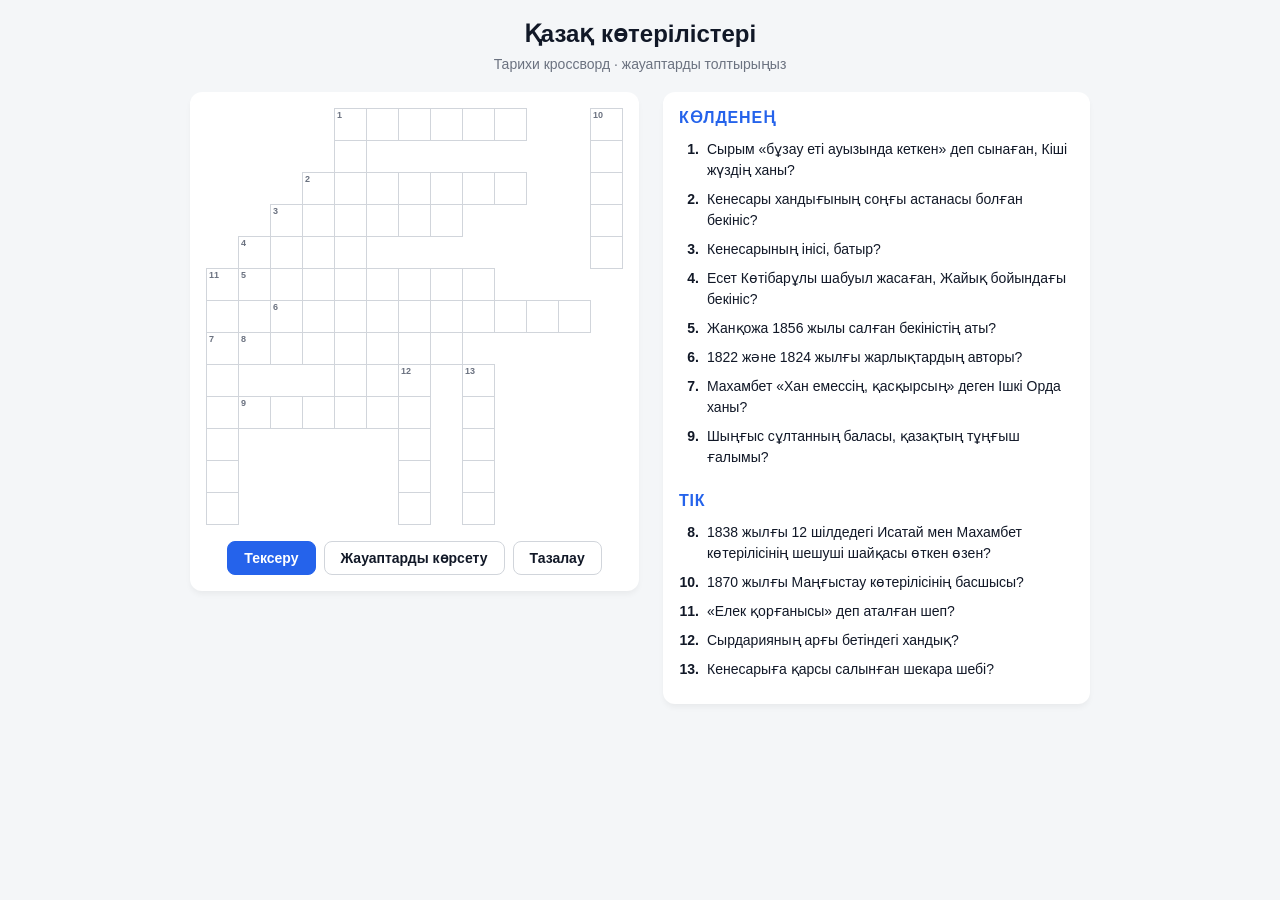
<file: Практика/Практика/Практика/Практика/Практика/Практика/Практика/Практика/index.html>
<!doctype html>
<html lang="kk">
<head>
<meta charset="utf-8">
<meta name="viewport" content="width=device-width, initial-scale=1, viewport-fit=cover">
<title>Қазақ көтерілістері — Кроссворд</title>
<style>
:root {
  --bg: #f4f6f8; --card: #ffffff; --fg: #111827; --muted: #6b7280;
  --line: #d1d5db; --cell: #ffffff; --accent: #2563eb;
  --ok: #dcfce7; --okb: #16a34a; --bad: #fee2e2; --badb: #dc2626;
}
@media (prefers-color-scheme: dark) {
  :root {
    --bg: #111827; --card: #1f2937; --fg: #f9fafb; --muted: #9ca3af;
    --line: #374151; --cell: #1f2937; --accent: #3b82f6;
    --ok: #064e3b; --okb: #10b981; --bad: #7f1d1d; --badb: #ef4444;
  }
}
* { box-sizing: border-box; }
body {
  background: var(--bg); color: var(--fg);
  font-family: -apple-system, BlinkMacSystemFont, "Segoe UI", Roboto, sans-serif;
  margin: 0; padding: 20px 16px;
  display: flex; justify-content: center;
}
.container { max-width: 900px; width: 100%; }
header { margin-bottom: 20px; text-align: center; }
h1 { margin: 0 0 8px; font-size: 24px; }
.sub { color: var(--muted); font-size: 14px; margin: 0; }

.layout { display: flex; gap: 24px; align-items: flex-start; }
@media (max-width: 768px) { .layout { flex-direction: column; } }

.card {
  background: var(--card); border-radius: 12px; padding: 16px;
  box-shadow: 0 4px 6px -1px rgba(0,0,0,0.05);
}
.gridwrap { overflow-x: auto; margin-bottom: 16px; }
table { border-collapse: collapse; margin: 0 auto; }
td { width: 32px; height: 32px; padding: 0; position: relative; border: none; }
td.c { border: 1px solid var(--line); background: var(--cell); }
td input {
  width: 100%; height: 100%; border: 0; background: transparent;
  color: var(--fg); text-align: center; font-size: 16px; font-weight: bold;
  text-transform: uppercase; padding: 0; outline: none; border-radius: 2px;
}
td input:focus { background: rgba(59, 130, 246, 0.1); box-shadow: inset 0 0 0 2px var(--accent); }
td i {
  position: absolute; top: 1px; left: 2px; font-size: 9px;
  font-style: normal; font-weight: bold; color: var(--muted); pointer-events: none;
}
td.ok input { background: var(--ok); color: var(--okb); }
td.bad input { background: var(--bad); color: var(--badb); }

.toolbar { display: flex; flex-wrap: wrap; gap: 8px; justify-content: center; }
button {
  appearance: none; border: 1px solid var(--line); background: var(--card);
  color: var(--fg); padding: 8px 16px; border-radius: 8px;
  font-size: 14px; font-weight: 600; cursor: pointer; transition: 0.2s;
}
button:hover { border-color: var(--accent); }
button.primary { background: var(--accent); color: white; border-color: var(--accent); }
button.primary:hover { background: #1d4ed8; }

.clues { flex: 1; min-width: 280px; }
.clues h3 { margin: 0 0 12px; font-size: 16px; text-transform: uppercase; letter-spacing: 0.05em; color: var(--accent); }
.clues h3:not(:first-child) { margin-top: 24px; }
.clue { font-size: 14px; line-height: 1.5; margin-bottom: 8px; display: flex; gap: 8px; }
.clue b { color: var(--fg); min-width: 20px; text-align: right; }
</style>
</head>
<body>
<div class="container">
  <header>
    <h1>Қазақ көтерілістері</h1>
    <p class="sub">Тарихи кроссворд · жауаптарды толтырыңыз</p>
  </header>

  <div class="layout">
    <div class="card" style="flex-shrink: 0;">
      <div class="gridwrap">
        <table id="t"></table>
      </div>
      <div class="toolbar">
        <button class="primary" onclick="chk()">Тексеру</button>
        <button onclick="rev()">Жауаптарды көрсету</button>
        <button onclick="clr()">Тазалау</button>
      </div>
    </div>

    <div class="card clues">
      <h3>Көлденең</h3>
      <div id="a"></div>
      <h3>Тік</h3>
      <div id="d"></div>
    </div>
  </div>
</div>

<script>
// Готовая сетка, где все слова идеально связаны
const D = {
  "R": 13, 
  "C": 13,
  "cells": {
    "0,4":"Н","0,5":"Ұ","0,6":"Р","0,7":"А","0,8":"Л","0,9":"Ы",
    "1,4":"А","2,4":"У","3,4":"Р","4,4":"Ы","5,4":"З","6,4":"Б","7,4":"А","8,4":"Й",
    "2,3":"А","2,5":"Қ","2,6":"М","2,7":"О","2,8":"Л","2,9":"А",
    "3,2":"Ж","3,3":"А","3,4":"Н","3,5":"Т","3,6":"А","3,7":"Й",
    "4,1":"О","4,2":"Р","4,3":"С","4,4":"К",
    "5,1":"Ж","5,2":"А","5,3":"Ң","5,4":"А","5,5":"Қ","5,6":"А","5,7":"Л","5,8":"А",
    "6,2":"С","6,3":"П","6,4":"Е","6,5":"Р","6,6":"А","6,7":"Н","6,8":"С","6,9":"К","6,10":"И","6,11":"Й",
    "7,4":"І","8,4":"Р",
    "7,0":"Ж","7,1":"А","7,2":"Ң","7,3":"А","7,4":"Е","7,5":"Л","7,6":"Е","7,7":"К",
    "9,1":"Ш","9,2":"О","9,3":"Қ","9,4":"А","9,5":"Н",
    "0,12":"Д","1,12":"О","2,12":"С","3,12":"А","4,12":"Н",
    "5,0":"О","6,0":"Т","7,0":"А","8,0":"Р","9,0":"Ш","10,0":"Ы","11,0":"Л","12,0":"Д",
    "8,6":"Қ","9,6":"О","10,6":"Қ","11,6":"А","12,6":"Н",
    "8,8":"Ж","9,8":"А","10,8":"Ң","11,8":"А","12,8":"Е","13,8":"Л","14,8":"Е","15,8":"К"
  },
  "nums": {
    "0,4":1, "2,3":2, "3,2":3, "4,1":4, "5,1":5, "6,2":6, "7,0":7, "7,1":8, "9,1":9, "0,12":10, "5,0":11, "8,6":12, "8,8":13
  },
  "A": [
    [1, "Сырым «бұзау еті ауызында кеткен» деп сынаған, Кіші жүздің ханы?"],
    [2, "Кенесары хандығының соңғы астанасы болған бекініс?"],
    [3, "Кенесарының інісі, батыр?"],
    [4, "Есет Көтібарұлы шабуыл жасаған, Жайық бойындағы бекініс?"],
    [5, "Жанқожа 1856 жылы салған бекіністің аты?"],
    [6, "1822 және 1824 жылғы жарлықтардың авторы?"],
    [7, "Махамбет «Хан емессің, қасқырсың» деген Ішкі Орда ханы?"],
    [9, "Шыңғыс сұлтанның баласы, қазақтың тұңғыш ғалымы?"]
  ],
  "D": [
    [8, "1838 жылғы 12 шілдедегі Исатай мен Махамбет көтерілісінің шешуші шайқасы өткен өзен?"],
    [10, "1870 жылғы Маңғыстау көтерілісінің басшысы?"],
    [11, "«Елек қорғанысы» деп аталған шеп?"],
    [12, "Сырдарияның арғы бетіндегі хандық?"],
    [13, "Кенесарыға қарсы салынған шекара шебі?"]
  ]
};

const t = document.getElementById('t');
for (let r=0; r<D.R; r++) {
  const tr = t.insertRow();
  for (let c=0; c<D.C; c++) {
    const td = tr.insertCell(), k = r+','+c;
    if (D.cells[k]) {
      td.className = 'c';
      td.innerHTML = (D.nums[k] ? '<i>'+D.nums[k]+'</i>' : '') + '<input maxlength="1" autocomplete="off" autocorrect="off" spellcheck="false" data-a="'+D.cells[k]+'">';
    }
  }
}

const I = [...document.querySelectorAll('input')];
I.forEach((inp, idx) => {
  inp.addEventListener('input', () => {
    inp.value = inp.value.toUpperCase().slice(-1);
    inp.parentNode.classList.remove('ok', 'bad');
    if (inp.value && I[idx+1]) I[idx+1].focus();
  });
  inp.addEventListener('keydown', e => {
    if (e.key === 'Backspace' && !inp.value && I[idx-1]) I[idx-1].focus();
  });
});

function chk() {
  I.forEach(i => {
    const p = i.parentNode;
    p.classList.remove('ok', 'bad');
    if (!i.value) return;
    p.classList.add(i.value.toUpperCase() === i.dataset.a ? 'ok' : 'bad');
  });
}
function rev() {
  I.forEach(i => {
    i.value = i.dataset.a;
    i.parentNode.classList.remove('bad');
    i.parentNode.classList.add('ok');
  });
}
function clr() {
  I.forEach(i => {
    i.value = '';
    i.parentNode.classList.remove('ok', 'bad');
  });
}

const f = (list, id) => document.getElementById(id).innerHTML = list.map(x => '<div class="clue"><b>'+x[0]+'.</b><span>'+x[1]+'</span></div>').join('');
f(D.A, 'a');
f(D.D, 'd');
</script>
</body>
</html>
</file>
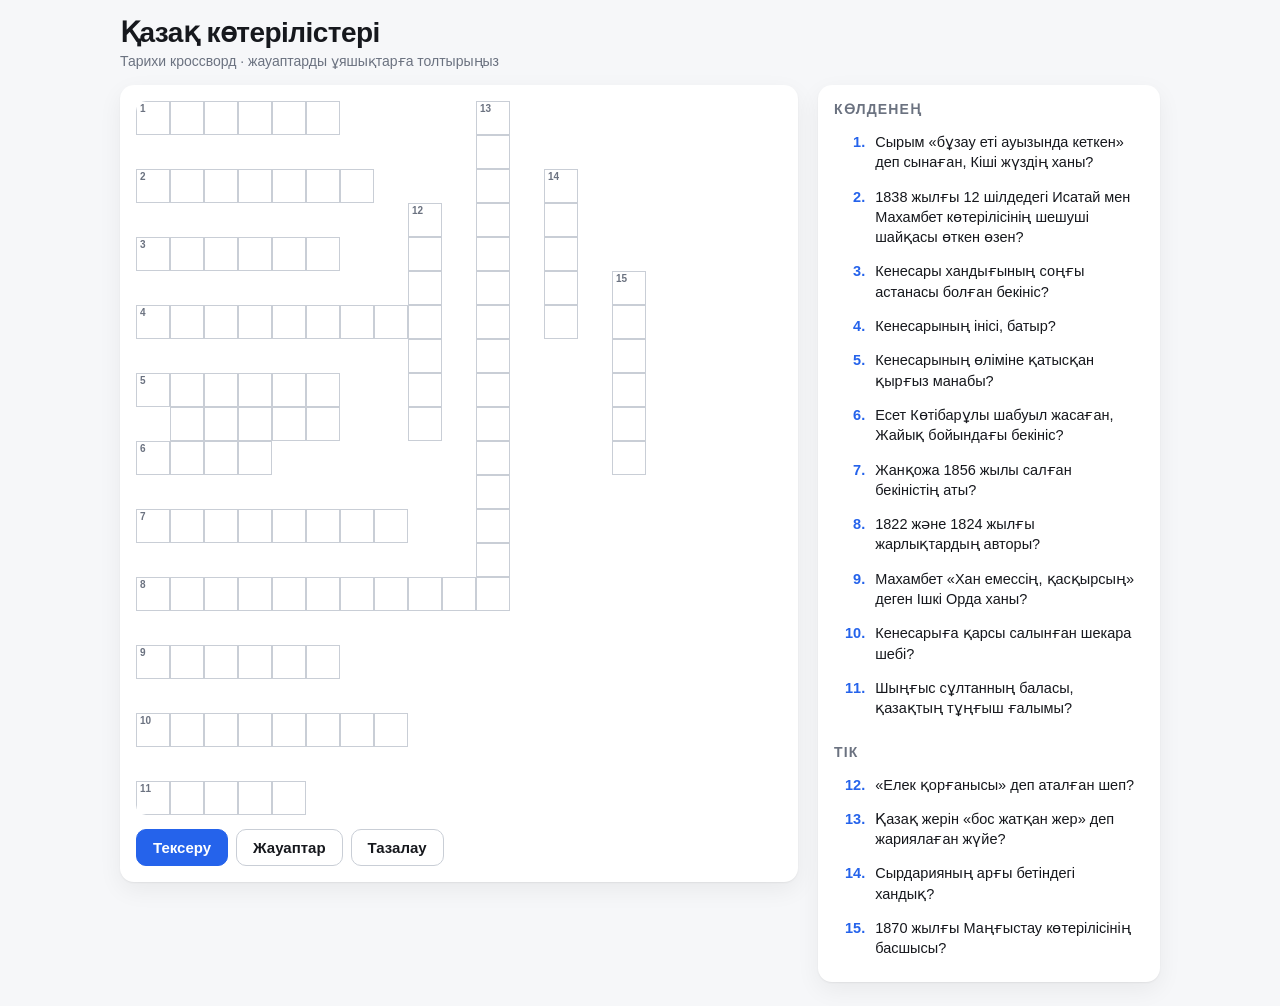
<file: Практика/Практика/Практика/Практика/Практика/Практика/Практика/Практика/Практика/index.html>
<!doctype html>
<html lang="kk">
<head>
<meta charset="utf-8">
<meta name="viewport" content="width=device-width, initial-scale=1, viewport-fit=cover">
<title>Қазақ көтерілістері — Кроссворд</title>
<style>
:root{
  --bg:#f6f7f9; --card:#ffffff; --fg:#16181d; --muted:#6b7280;
  --line:#c9ced6; --cell:#ffffff; --accent:#2563eb; --ok:#dcfce7; --okb:#16a34a;
  --bad:#fee2e2; --badb:#dc2626; --shadow:0 1px 2px rgba(0,0,0,.06),0 8px 24px rgba(0,0,0,.06);
  --radius:14px;
}
@media (prefers-color-scheme:dark){:root:not([data-theme=light]){
  --bg:#0f1115; --card:#171a21; --fg:#e8eaed; --muted:#9aa3af;
  --line:#3a4150; --cell:#1f242e; --accent:#60a5fa; --ok:#12351f; --okb:#22c55e;
  --bad:#3a1414; --badb:#ef4444; --shadow:0 1px 2px rgba(0,0,0,.4),0 12px 32px rgba(0,0,0,.5);
}}
*{box-sizing:border-box}
html,body{margin:0}
body{
  background:var(--bg); color:var(--fg);
  font-family:-apple-system,BlinkMacSystemFont,"Segoe UI",Roboto,"Helvetica Neue",Arial,sans-serif;
  padding:calc(16px + env(safe-area-inset-top,0px)) 16px calc(24px + env(safe-area-inset-bottom,0px));
  -webkit-text-size-adjust:100%;
}
header{max-width:1040px;margin:0 auto 16px}
h1{font-size:clamp(20px,4vw,28px);margin:0 0 4px;letter-spacing:-.02em}
.sub{color:var(--muted);font-size:14px;margin:0}
.layout{max-width:1040px;margin:0 auto;display:grid;gap:20px;grid-template-columns:minmax(0,1fr)}
@media(min-width:860px){.layout{grid-template-columns:auto minmax(280px,1fr);align-items:start}}
.card{background:var(--card);border-radius:var(--radius);box-shadow:var(--shadow);padding:16px}
.gridwrap{overflow-x:auto;-webkit-overflow-scrolling:touch;border-radius:10px}
table{border-collapse:separate;border-spacing:0;margin:0 auto}
td{width:34px;height:34px;padding:0;position:relative}
td.c{border:1px solid var(--line)}
td input{
  width:100%;height:100%;border:0;background:var(--cell);color:var(--fg);
  text-align:center;font-size:17px;font-weight:600;text-transform:uppercase;
  padding:0;outline:none;caret-color:var(--accent);border-radius:2px;
  transition:background .15s,box-shadow .15s;
}
td input:focus{box-shadow:inset 0 0 0 2px var(--accent);background:var(--card)}
td i{position:absolute;top:1px;left:3px;font-size:10px;font-style:normal;font-weight:600;color:var(--muted);pointer-events:none}
td.ok input{background:var(--ok);box-shadow:inset 0 0 0 1px var(--okb)}
td.bad input{background:var(--bad);box-shadow:inset 0 0 0 1px var(--badb)}
.toolbar{display:flex;gap:8px;flex-wrap:wrap;margin-top:14px}
button{
  appearance:none;border:1px solid var(--line);background:var(--card);color:var(--fg);
  padding:9px 16px;border-radius:10px;font-size:15px;font-weight:600;cursor:pointer;
  transition:transform .06s,background .15s,border-color .15s;
}
button:hover{border-color:var(--accent)}
button:active{transform:scale(.97)}
button.primary{background:var(--accent);border-color:var(--accent);color:#fff}
.clues h3{font-size:14px;text-transform:uppercase;letter-spacing:.08em;color:var(--muted);margin:0 0 8px}
.clues h3:not(:first-child){margin-top:18px}
.clue{display:flex;gap:10px;padding:7px 8px;border-radius:8px;font-size:14.5px;line-height:1.4}
.clue:hover{background:rgba(127,127,127,.08)}
.clue b{color:var(--accent);min-width:1.6em;text-align:right;font-variant-numeric:tabular-nums}
@media print{
  body{background:#fff;color:#000;padding:0}
  .card{box-shadow:none;border:1px solid #ccc}
  .toolbar{display:none}
  td input{background:#fff}
}
</style>
</head>
<body>
<header>
  <h1>Қазақ көтерілістері</h1>
  <p class="sub">Тарихи кроссворд · жауаптарды ұяшықтарға толтырыңыз</p>
</header>
<div class="layout">
  <div class="card">
    <div class="gridwrap"><table id="t"></table></div>
    <div class="toolbar">
      <button class="primary" onclick="chk()">Тексеру</button>
      <button onclick="rev()">Жауаптар</button>
      <button onclick="clr()">Тазалау</button>
    </div>
  </div>
  <div class="card clues">
    <h3>Көлденең</h3><div id="a"></div>
    <h3>Тік</h3><div id="d"></div>
  </div>
</div>

<script>
const D = {
  "R": 21, 
  "C": 19,
  "cells": {
    "9,1":"Қ","9,2":"А","9,3":"З","9,4":"А","9,5":"Қ",
    "0,0":"Н","0,1":"Ұ","0,2":"Р","0,3":"А","0,4":"Л","0,5":"Ы",
    "2,0":"А","2,1":"Қ","2,2":"Б","2,3":"Ұ","2,4":"Л","2,5":"А","2,6":"Қ",
    "4,0":"А","4,1":"Қ","4,2":"М","4,3":"О","4,4":"Л","4,5":"А",
    "6,0":"Н","6,1":"А","6,2":"У","6,3":"Р","6,4":"Ы","6,5":"З","6,6":"Б","6,7":"А","6,8":"Й",
    "8,0":"Ж","8,1":"А","8,2":"Н","8,3":"Т","8,4":"А","8,5":"Й",
    "10,0":"О","10,1":"Р","10,2":"С","10,3":"К",
    "12,0":"Ж","12,1":"А","12,2":"Ң","12,3":"А","12,4":"Қ","12,5":"А","12,6":"Л","12,7":"А",
    "14,0":"С","14,1":"П","14,2":"Е","14,3":"Р","14,4":"А","14,5":"Н","14,6":"С","14,7":"К","14,8":"И","14,9":"Й",
    "16,0":"Ж","16,1":"Ә","16,2":"Ң","16,3":"Г","16,4":"І","16,5":"Р",
    "18,0":"Ж","18,1":"А","18,2":"Ң","18,3":"А","18,4":"Е","18,5":"Л","18,6":"Е","18,7":"К",
    "20,0":"Ш","20,1":"О","20,2":"Қ","20,3":"А","20,4":"Н",
    "3,8":"О","4,8":"Р","5,8":"Ы","6,8":"Н","7,8":"Б","8,8":"О","9,8":"Р",
    "0,10":"О","1,10":"Т","2,10":"А","3,10":"Р","4,10":"Ш","5,10":"Ы","6,10":"Л","7,10":"Д","8,10":"Ы","9,10":"Қ",
    "10,10":"Д","11,10":"О","12,10":"С","13,10":"А","14,10":"Н",
    "2,12":"Қ","3,12":"О","4,12":"Қ","5,12":"А","6,12":"Н",
    "5,14":"А","6,14":"Қ","7,14":"М","8,14":"О","9,14":"Л","10,14":"А"
  },
  "nums": {
    "0,0":1, "2,0":2, "4,0":3, "6,0":4, "8,0":5, "10,0":6, "12,0":7, "14,0":8, "16,0":9, "18,0":10, "20,0":11,
    "3,8":12, "0,10":13, "2,12":14, "5,14":15
  },
  "A": [
    [1, "Сырым «бұзау еті ауызында кеткен» деп сынаған, Кіші жүздің ханы?"],
    [2, "1838 жылғы 12 шілдедегі Исатай мен Махамбет көтерілісінің шешуші шайқасы өткен өзен?"],
    [3, "Кенесары хандығының соңғы астанасы болған бекініс?"],
    [4, "Кенесарының інісі, батыр?"],
    [5, "Кенесарының өліміне қатысқан қырғыз манабы?"],
    [6, "Есет Көтібарұлы шабуыл жасаған, Жайық бойындағы бекініс?"],
    [7, "Жанқожа 1856 жылы салған бекіністің аты?"],
    [8, "1822 және 1824 жылғы жарлықтардың авторы?"],
    [9, "Махамбет «Хан емессің, қасқырсың» деген Ішкі Орда ханы?"],
    [10, "Кенесарыға қарсы салынған шекара шебі?"],
    [11, "Шыңғыс сұлтанның баласы, қазақтың тұңғыш ғалымы?"]
  ],
  "D": [
    [12, "«Елек қорғанысы» деп аталған шеп?"],
    [13, "Қазақ жерін «бос жатқан жер» деп жариялаған жүйе?"],
    [14, "Сырдарияның арғы бетіндегі хандық?"],
    [15, "1870 жылғы Маңғыстау көтерілісінің басшысы?"]
  ]
};

const t=document.getElementById('t');
for(let r=0;r<D.R;r++){
  const tr=t.insertRow();
  for(let c=0;c<D.C;c++){
    const td=tr.insertCell(), k=r+','+c;
    if(D.cells[k]){
      td.className='c';
      td.innerHTML=(D.nums[k]?'<i>'+D.nums[k]+'</i>':'')+'<input maxlength="1" inputmode="text" autocomplete="off" autocorrect="off" autocapitalize="characters" spellcheck="false" data-a="'+D.cells[k]+'">';
    }
  }
}
const I=[...document.querySelectorAll('input')];
I.forEach((inp,idx)=>{
  inp.addEventListener('input',()=>{
    inp.value=inp.value.toUpperCase().slice(-1);
    inp.parentNode.classList.remove('ok','bad');
    if(inp.value && I[idx+1]) I[idx+1].focus();
  });
  inp.addEventListener('keydown',e=>{
    if(e.key==='Backspace' && !inp.value && I[idx-1]){I[idx-1].focus();}
  });
});
function chk(){
  I.forEach(i=>{
    const p=i.parentNode;
    p.classList.remove('ok','bad');
    if(!i.value) return;
    p.classList.add(i.value.toUpperCase()===i.dataset.a?'ok':'bad');
  });
}
function rev(){I.forEach(i=>{i.value=i.dataset.a;i.parentNode.classList.remove('bad');i.parentNode.classList.add('ok')})}
function clr(){I.forEach(i=>{i.value='';i.parentNode.classList.remove('ok','bad')})}
const f=(l,id)=>document.getElementById(id).innerHTML=l.map(x=>'<div class="clue"><b>'+x[0]+'.</b><span>'+x[1]+'</span></div>').join('');
f(D.A,'a');f(D.D,'d');
</script>
</body>
</html>
</file>
